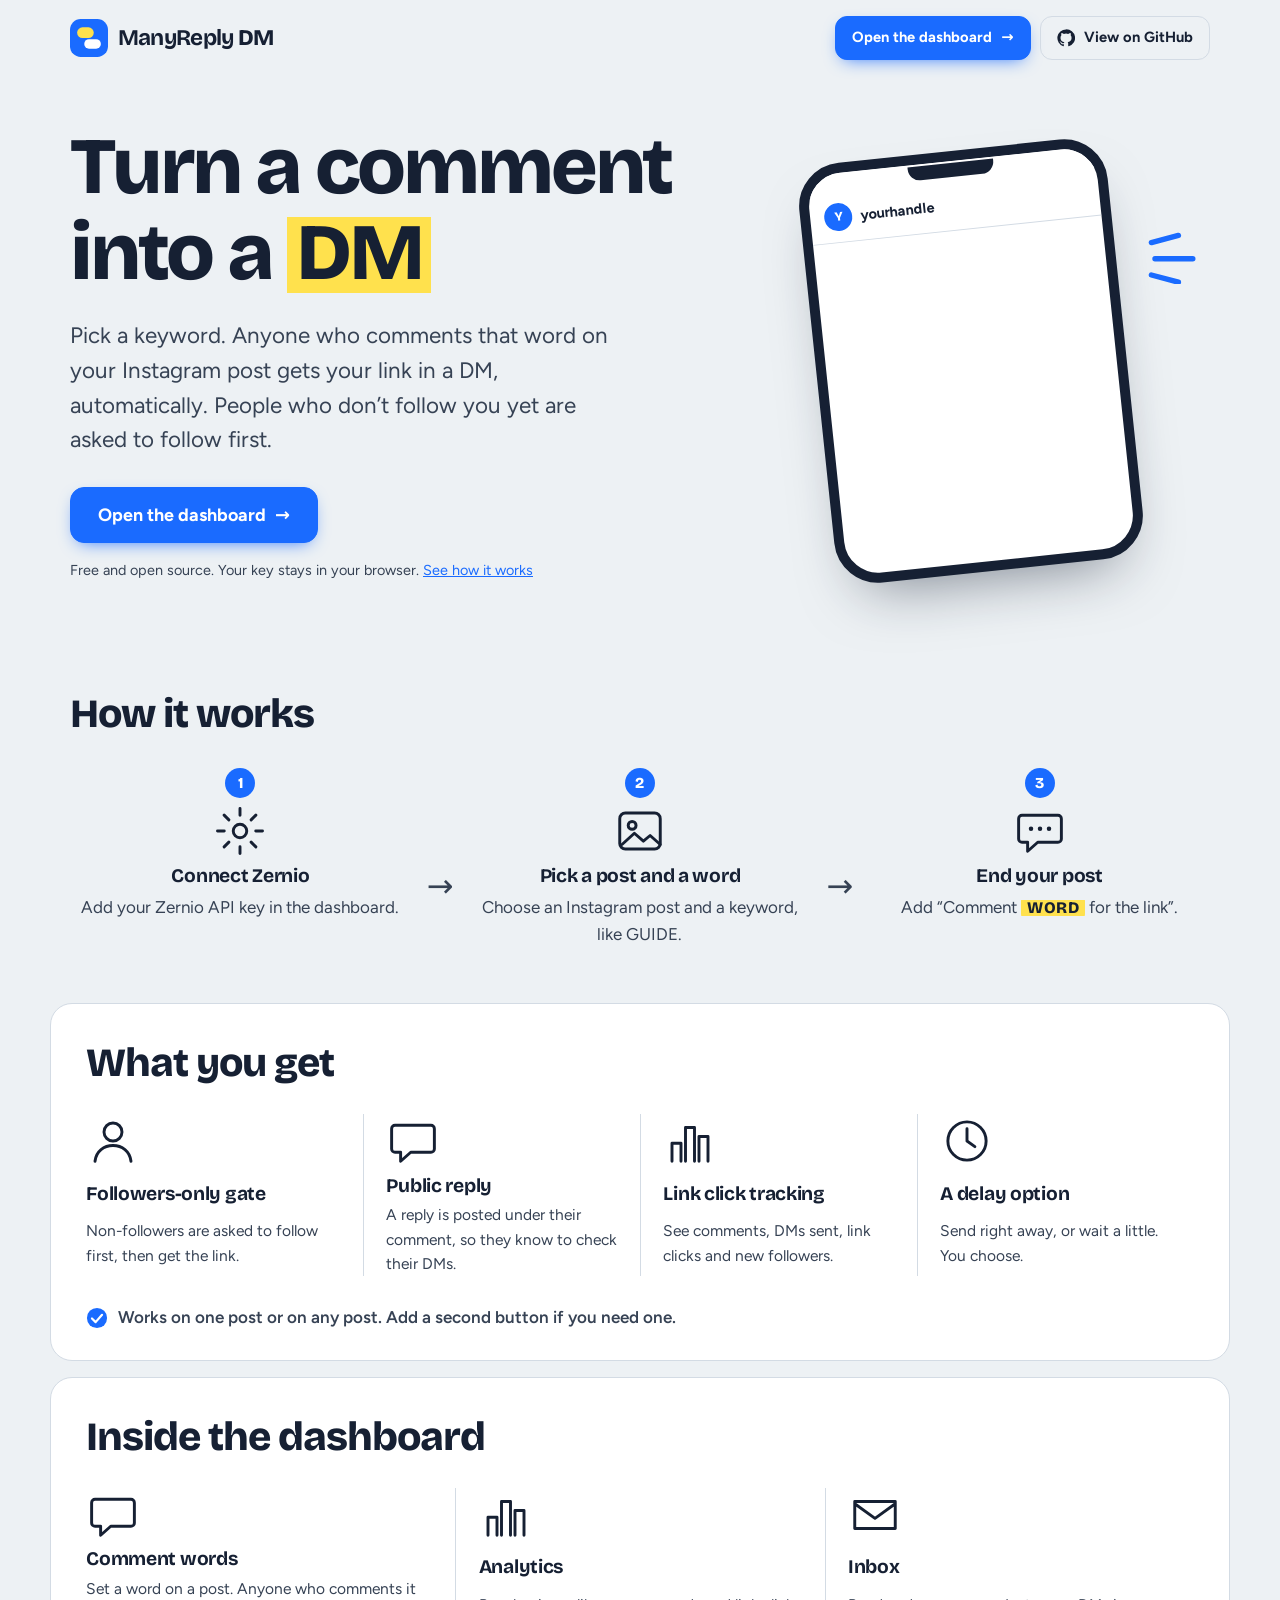
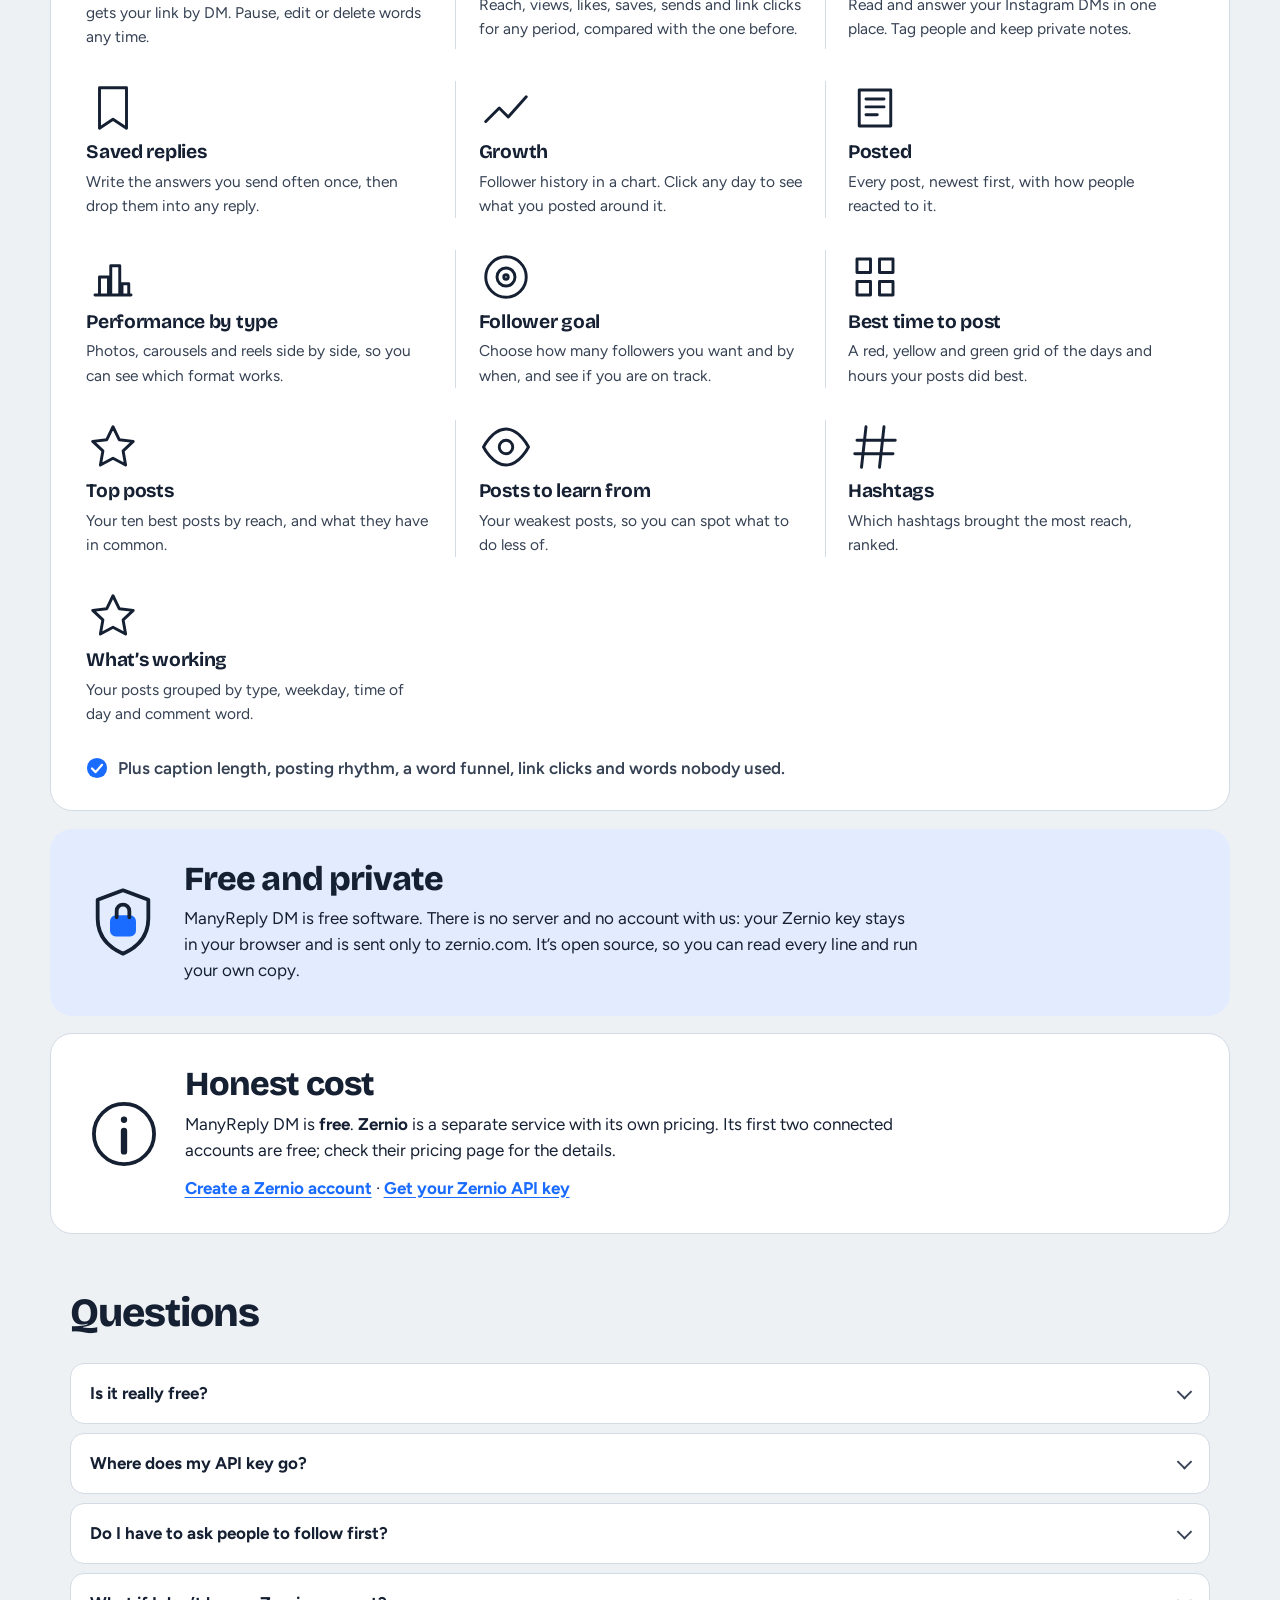
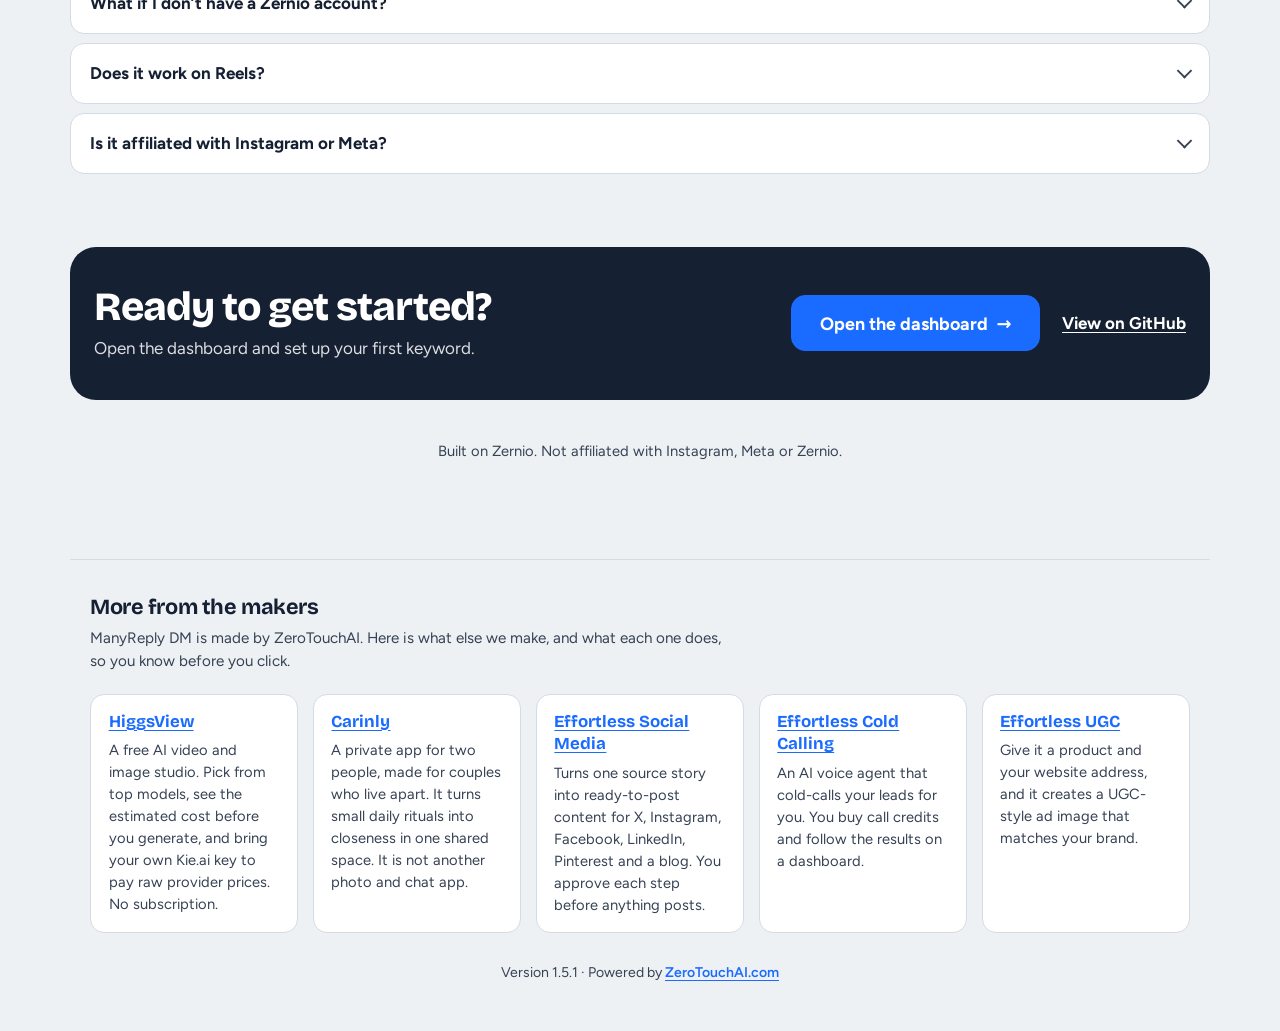
<file: docs/index.html>
<!doctype html>
<html lang="en">
<head>
<meta charset="utf-8">
<meta name="viewport" content="width=device-width, initial-scale=1">
<title>ManyReply DM: turn a comment into a DM</title>
<meta name="description" content="Pick a keyword. Anyone who comments it on your Instagram post gets your link in a DM, automatically. Free and open source, and your key never leaves your browser.">
<meta name="referrer" content="no-referrer">
<meta http-equiv="Content-Security-Policy" content="default-src 'none'; script-src 'self'; style-src 'self'; font-src 'self'; img-src 'self' data:; base-uri 'none'; form-action 'none'">
<link rel="icon" href="data:image/svg+xml,%3Csvg xmlns='http://www.w3.org/2000/svg' viewBox='0 0 32 32'%3E%3Crect width='32' height='32' rx='9' fill='%231A6BFF'/%3E%3Crect x='6' y='7' width='14' height='9' rx='4.5' fill='%23FFE14D'/%3E%3Crect x='12' y='17' width='14' height='8' rx='4' fill='%23fff'/%3E%3C/svg%3E">
<link rel="stylesheet" href="home.css">
<link rel="stylesheet" href="footer.css">
</head>
<body>
<a class="skip" href="#main">Skip to content</a>

<header class="nav">
  <a class="brand" href="./" aria-label="ManyReply DM home">
    <svg viewBox="0 0 32 32" aria-hidden="true"><rect width="32" height="32" rx="9" fill="#1A6BFF"/><rect x="6" y="7" width="14" height="9" rx="4.5" fill="#FFE14D"/><rect x="12" y="17" width="14" height="8" rx="4" fill="#fff"/></svg>
    <span>ManyReply <b>DM</b></span>
  </a>
  <nav class="nav-actions" aria-label="Main">
    <a class="btn primary small" href="app/">Open the dashboard <span aria-hidden="true">→</span></a>
    <a class="btn ghost small gh" href="https://github.com/ZeroTouchAI/ManyReply-Free" rel="noopener">
      <svg viewBox="0 0 24 24" aria-hidden="true"><path fill="currentColor" d="M12 .5a11.5 11.5 0 0 0-3.64 22.41c.58.1.79-.25.79-.56v-2c-3.2.7-3.88-1.37-3.88-1.37-.52-1.33-1.28-1.69-1.28-1.69-1.04-.71.08-.7.08-.7 1.16.08 1.77 1.19 1.77 1.19 1.03 1.76 2.7 1.25 3.36.96.1-.75.4-1.26.73-1.55-2.55-.29-5.24-1.28-5.24-5.69 0-1.26.45-2.28 1.19-3.09-.12-.29-.52-1.46.11-3.05 0 0 .97-.31 3.17 1.18a11 11 0 0 1 5.77 0c2.2-1.49 3.17-1.18 3.17-1.18.63 1.59.23 2.76.11 3.05.74.81 1.19 1.83 1.19 3.09 0 4.42-2.69 5.39-5.25 5.68.41.36.78 1.06.78 2.14v3.17c0 .31.21.67.8.56A11.5 11.5 0 0 0 12 .5Z"/></svg>
      <span>View on GitHub</span>
    </a>
  </nav>
</header>

<main id="main">
  <section class="hero">
    <div class="hero-copy">
      <h1>Turn a comment <br>into a <span class="mark">DM</span></h1>
      <p class="lead">Pick a keyword. Anyone who comments that word on your Instagram post gets your link in a DM, automatically. People who don’t follow you yet are asked to follow first.</p>
      <div class="cta-row">
        <a class="btn primary big" href="app/">Open the dashboard <span aria-hidden="true">→</span></a>
      </div>
      <p class="fine">Free and open source. Your key stays in your browser. <a href="#how">See how it works</a></p>
    </div>

    <div class="stage" aria-hidden="true">
      <div class="phone">
        <div class="phone-top"><i class="notch"></i></div>
        <div class="screen">
          <div class="bar"><span class="av">y</span><b>yourhandle</b></div>
          <div class="msgs">
            <div class="cmt step"><span class="av gray">a</span><p><b>alex.rivera</b> <span class="mark">GUIDE</span></p></div>
            <div class="cmt step reply"><span class="av">y</span><p><b>yourhandle</b> @alex.rivera Sent to your DMs</p></div>
            <div class="rule step">Direct message</div>
            <div class="bubble step">Here you go Alex! Tap the button to open it.</div>
            <div class="pbtn step">Open the link</div>
          </div>
        </div>
      </div>
      <svg class="spark" viewBox="0 0 60 60"><path d="M6 14 L36 6 M10 32 L52 32 M6 50 L36 58" stroke="currentColor" stroke-width="6" stroke-linecap="round" fill="none"/></svg>
    </div>
  </section>

  <section class="how" id="how" aria-labelledby="how-h">
    <h2 id="how-h">How it works</h2>
    <ol class="steps">
      <li>
        <span class="num">1</span>
        <svg class="ico" viewBox="0 0 48 48" aria-hidden="true"><circle cx="24" cy="24" r="6"/><path d="M24 4v6M24 38v6M4 24h6M38 24h6M9.9 9.9l4.2 4.2M33.9 33.9l4.2 4.2M9.9 38.1l4.2-4.2M33.9 14.1l4.2-4.2"/></svg>
        <h3>Connect Zernio</h3>
        <p>Add your Zernio API key in the dashboard.</p>
      </li>
      <li class="arrow" aria-hidden="true">→</li>
      <li>
        <span class="num">2</span>
        <svg class="ico" viewBox="0 0 48 48" aria-hidden="true"><rect x="6" y="8" width="36" height="32" rx="5"/><circle cx="17" cy="19" r="3.5"/><path d="M8 36l11-10 8 7 6-5 9 8"/></svg>
        <h3>Pick a post and a word</h3>
        <p>Choose an Instagram post and a keyword, like GUIDE.</p>
      </li>
      <li class="arrow" aria-hidden="true">→</li>
      <li>
        <span class="num">3</span>
        <svg class="ico" viewBox="0 0 48 48" aria-hidden="true"><path d="M8 10h32a3 3 0 0 1 3 3v18a3 3 0 0 1-3 3H22l-9 8v-8H8a3 3 0 0 1-3-3V13a3 3 0 0 1 3-3Z"/><path d="M16 22h.01M24 22h.01M32 22h.01" stroke-width="4"/></svg>
        <h3>End your post</h3>
        <p>Add “Comment <span class="mark sm">WORD</span> for the link”.</p>
      </li>
    </ol>
  </section>

  <section class="get" aria-labelledby="get-h">
    <h2 id="get-h">What you get</h2>
    <ul class="features">
      <li>
        <svg class="ico" viewBox="0 0 48 48" aria-hidden="true"><circle cx="24" cy="16" r="8"/><path d="M8 42c1-9 8-14 16-14s15 5 16 14"/></svg>
        <h3>Followers-only gate</h3><p>Non-followers are asked to follow first, then get the link.</p>
      </li>
      <li>
        <svg class="ico" viewBox="0 0 48 48" aria-hidden="true"><path d="M8 10h32a3 3 0 0 1 3 3v18a3 3 0 0 1-3 3H22l-9 8v-8H8a3 3 0 0 1-3-3V13a3 3 0 0 1 3-3Z"/></svg>
        <h3>Public reply</h3><p>A reply is posted under their comment, so they know to check their DMs.</p>
      </li>
      <li>
        <svg class="ico" viewBox="0 0 48 48" aria-hidden="true"><path d="M8 42V26h8v16M20 42V12h8v30M32 42V20h8v22"/></svg>
        <h3>Link click tracking</h3><p>See comments, DMs sent, link clicks and new followers.</p>
      </li>
      <li>
        <svg class="ico" viewBox="0 0 48 48" aria-hidden="true"><circle cx="24" cy="24" r="17"/><path d="M24 13v11l7 5"/></svg>
        <h3>A delay option</h3><p>Send right away, or wait a little. You choose.</p>
      </li>
    </ul>
    <p class="also"><svg viewBox="0 0 24 24" aria-hidden="true"><circle cx="12" cy="12" r="11" fill="currentColor"/><path d="M6.5 12.5l4 4 7-8" fill="none" stroke="#fff" stroke-width="2.4" stroke-linecap="round" stroke-linejoin="round"/></svg> Works on one post or on any post. Add a second button if you need one.</p>
  </section>

  <section class="get dash" aria-labelledby="dash-h">
    <h2 id="dash-h">Inside the dashboard</h2>
    <ul class="features dash">
      <li>
        <svg class="ico" viewBox="0 0 48 48" aria-hidden="true"><path d="M8 10h32a3 3 0 0 1 3 3v18a3 3 0 0 1-3 3H22l-9 8v-8H8a3 3 0 0 1-3-3V13a3 3 0 0 1 3-3Z"/></svg>
        <h3>Comment words</h3><p>Set a word on a post. Anyone who comments it gets your link by DM. Pause, edit or delete words any time.</p>
      </li>
      <li>
        <svg class="ico" viewBox="0 0 48 48" aria-hidden="true"><path d="M8 42V26h8v16M20 42V12h8v30M32 42V20h8v22"/></svg>
        <h3>Analytics</h3><p>Reach, views, likes, saves, sends and link clicks for any period, compared with the one before.</p>
      </li>
      <li>
        <svg class="ico" viewBox="0 0 48 48" aria-hidden="true"><path d="M6 12h36v24H6zM6 14l18 13 18-13"/></svg>
        <h3>Inbox</h3><p>Read and answer your Instagram DMs in one place. Tag people and keep private notes.</p>
      </li>
      <li>
        <svg class="ico" viewBox="0 0 48 48" aria-hidden="true"><path d="M12 6h24v36l-12-8-12 8z"/></svg>
        <h3>Saved replies</h3><p>Write the answers you send often once, then drop them into any reply.</p>
      </li>
      <li>
        <svg class="ico" viewBox="0 0 48 48" aria-hidden="true"><path d="M6 36l12-12 8 8 16-18"/></svg>
        <h3>Growth</h3><p>Follower history in a chart. Click any day to see what you posted around it.</p>
      </li>
      <li>
        <svg class="ico" viewBox="0 0 48 48" aria-hidden="true"><path d="M10 8h28v32H10zM16 16h16M16 23h16M16 30h10"/></svg>
        <h3>Posted</h3><p>Every post, newest first, with how people reacted to it.</p>
      </li>
      <li>
        <svg class="ico" viewBox="0 0 48 48" aria-hidden="true"><path d="M8 40h32M12 40V24h8v16M22 40V14h8v26M32 40V30h6v10"/></svg>
        <h3>Performance by type</h3><p>Photos, carousels and reels side by side, so you can see which format works.</p>
      </li>
      <li>
        <svg class="ico" viewBox="0 0 48 48" aria-hidden="true"><path d="M24 6a18 18 0 1 0 0 36 18 18 0 0 0 0-36zM24 16a8 8 0 1 0 0 16 8 8 0 0 0 0-16zM24 22a2 2 0 1 0 0 4 2 2 0 0 0 0-4z"/></svg>
        <h3>Follower goal</h3><p>Choose how many followers you want and by when, and see if you are on track.</p>
      </li>
      <li>
        <svg class="ico" viewBox="0 0 48 48" aria-hidden="true"><path d="M8 8h12v12H8zM28 8h12v12H28zM8 28h12v12H8zM28 28h12v12H28z"/></svg>
        <h3>Best time to post</h3><p>A red, yellow and green grid of the days and hours your posts did best.</p>
      </li>
      <li>
        <svg class="ico" viewBox="0 0 48 48" aria-hidden="true"><path d="M24 6l5.5 11.5L42 19l-9 8.5 2.2 12.5L24 34l-11.2 6L15 27.5 6 19l12.5-1.5z"/></svg>
        <h3>Top posts</h3><p>Your ten best posts by reach, and what they have in common.</p>
      </li>
      <li>
        <svg class="ico" viewBox="0 0 48 48" aria-hidden="true"><path d="M24 8C12 8 4 24 4 24s8 16 20 16 20-16 20-16S36 8 24 8zM24 30a6 6 0 1 0 0-12 6 6 0 0 0 0 12z"/></svg>
        <h3>Posts to learn from</h3><p>Your weakest posts, so you can spot what to do less of.</p>
      </li>
      <li>
        <svg class="ico" viewBox="0 0 48 48" aria-hidden="true"><path d="M16 6l-4 36M32 6l-4 36M8 18h34M6 30h34"/></svg>
        <h3>Hashtags</h3><p>Which hashtags brought the most reach, ranked.</p>
      </li>
      <li>
        <svg class="ico" viewBox="0 0 48 48" aria-hidden="true"><path d="M24 6l5.5 11.5L42 19l-9 8.5 2.2 12.5L24 34l-11.2 6L15 27.5 6 19l12.5-1.5z"/></svg>
        <h3>What’s working</h3><p>Your posts grouped by type, weekday, time of day and comment word.</p>
      </li>
    </ul>
    <p class="also"><svg viewBox="0 0 24 24" aria-hidden="true"><circle cx="12" cy="12" r="11" fill="currentColor"/><path d="M6.5 12.5l4 4 7-8" fill="none" stroke="#fff" stroke-width="2.4" stroke-linecap="round" stroke-linejoin="round"/></svg> Plus caption length, posting rhythm, a word funnel, link clicks and words nobody used.</p>
  </section>

  <section class="band private" aria-labelledby="priv-h">
    <svg class="ico big" viewBox="0 0 48 48" aria-hidden="true"><path d="M24 4l16 6v12c0 11-7 18-16 22C15 40 8 33 8 22V10l16-6Z"/><rect x="17" y="21" width="14" height="11" rx="2.5" class="fill"/><path d="M20 21v-4a4 4 0 0 1 8 0v4"/></svg>
    <div>
      <h2 id="priv-h">Free and private</h2>
      <p>ManyReply DM is free software. There is no server and no account with us: your Zernio key stays in your browser and is sent only to zernio.com. It’s open source, so you can read every line and run your own copy.</p>
    </div>
  </section>

  <section class="band cost" aria-labelledby="cost-h">
    <svg class="ico big" viewBox="0 0 48 48" aria-hidden="true"><circle cx="24" cy="24" r="19"/><path d="M24 22v13M24 15h.01" stroke-width="4"/></svg>
    <div>
      <h2 id="cost-h">Honest cost</h2>
      <p>ManyReply DM is <b>free</b>. <b>Zernio</b> is a separate service with its own pricing. Its first two connected accounts are free; check their pricing page for the details.</p>
      <p><a class="link" href="https://zernio.com" rel="noopener">Create a Zernio account</a> · <a class="link" href="https://zernio.com/dashboard/api-keys" rel="noopener">Get your Zernio API key</a></p>
    </div>
  </section>

  <section class="faq" aria-labelledby="faq-h">
    <h2 id="faq-h">Questions</h2>
    <details><summary>Is it really free?</summary><p>Yes. The software is free and open source (MIT). Zernio, the service that connects to Instagram, is separate and has its own pricing; its first two connected accounts are free.</p></details>
    <details><summary>Where does my API key go?</summary><p>It stays in your browser (this tab, unless you tick “keep me connected on this device”) and is sent only to zernio.com. There is no server of ours in the middle, and the page is built so it can’t talk to anyone else.</p></details>
    <details><summary>Do I have to ask people to follow first?</summary><p>No. It’s one switch. Leave it on and non-followers are asked to follow before they get the link; turn it off and everyone gets the link right away.</p></details>
    <details><summary>What if I don’t have a Zernio account?</summary><p>Create one at zernio.com, connect your Instagram business or creator account, and make an API key. The dashboard walks you through it.</p></details>
    <details><summary>Does it work on Reels?</summary><p>You can paste a Reel link or pick it from your recent posts. We haven’t tested Reels yet, so try one first; “Any post” is the fallback.</p></details>
    <details><summary>Is it affiliated with Instagram or Meta?</summary><p>No. ManyReply DM is an independent tool built on Zernio. It is not affiliated with or endorsed by Instagram, Meta or Zernio.</p></details>
  </section>

  <section class="final" aria-labelledby="final-h">
    <div>
      <h2 id="final-h">Ready to get started?</h2>
      <p>Open the dashboard and set up your first keyword.</p>
    </div>
    <div class="final-actions">
      <a class="btn primary big" href="app/">Open the dashboard <span aria-hidden="true">→</span></a>
      <a class="link light" href="https://github.com/ZeroTouchAI/ManyReply-Free" rel="noopener">View on GitHub</a>
    </div>
  </section>
</main>

<footer class="foot"><p>Built on Zernio. Not affiliated with Instagram, Meta or Zernio.</p></footer>

<footer class="site-foot">
  <section class="more" aria-labelledby="more-h">
    <h2 id="more-h">More from the makers</h2>
    <p class="more-lead">ManyReply DM is made by ZeroTouchAI. Here is what else we make, and what each one does, so you know before you click.</p>
    <ul class="more-grid">
    <li><a href="https://higgsview.vercel.app/?utm_source=manyreply&amp;utm_medium=referral" rel="noopener">HiggsView</a><p>A free AI video and image studio. Pick from top models, see the estimated cost before you generate, and bring your own Kie.ai key to pay raw provider prices. No subscription.</p></li>
    <li><a href="https://carinly.com/?utm_source=manyreply&amp;utm_medium=referral" rel="noopener">Carinly</a><p>A private app for two people, made for couples who live apart. It turns small daily rituals into closeness in one shared space. It is not another photo and chat app.</p></li>
    <li><a href="https://effortlesssocialmedia.zerotouchai.com/?utm_source=manyreply&amp;utm_medium=referral" rel="noopener">Effortless Social Media</a><p>Turns one source story into ready-to-post content for X, Instagram, Facebook, LinkedIn, Pinterest and a blog. You approve each step before anything posts.</p></li>
    <li><a href="https://effortlesscoldcalling.zerotouchai.com/?utm_source=manyreply&amp;utm_medium=referral" rel="noopener">Effortless Cold Calling</a><p>An AI voice agent that cold-calls your leads for you. You buy call credits and follow the results on a dashboard.</p></li>
    <li><a href="https://effortlessugc.netlify.app/?utm_source=manyreply&amp;utm_medium=referral" rel="noopener">Effortless UGC</a><p>Give it a product and your website address, and it creates a UGC-style ad image that matches your brand.</p></li>
    </ul>
  </section>
  <p class="ver">Version 1.5.1 · Powered by <a href="https://zerotouchai.com" rel="noopener">ZeroTouchAI.com</a></p>
</footer>

<script src="config.js"></script>
<script src="home.js"></script>
</body>
</html>
</file>
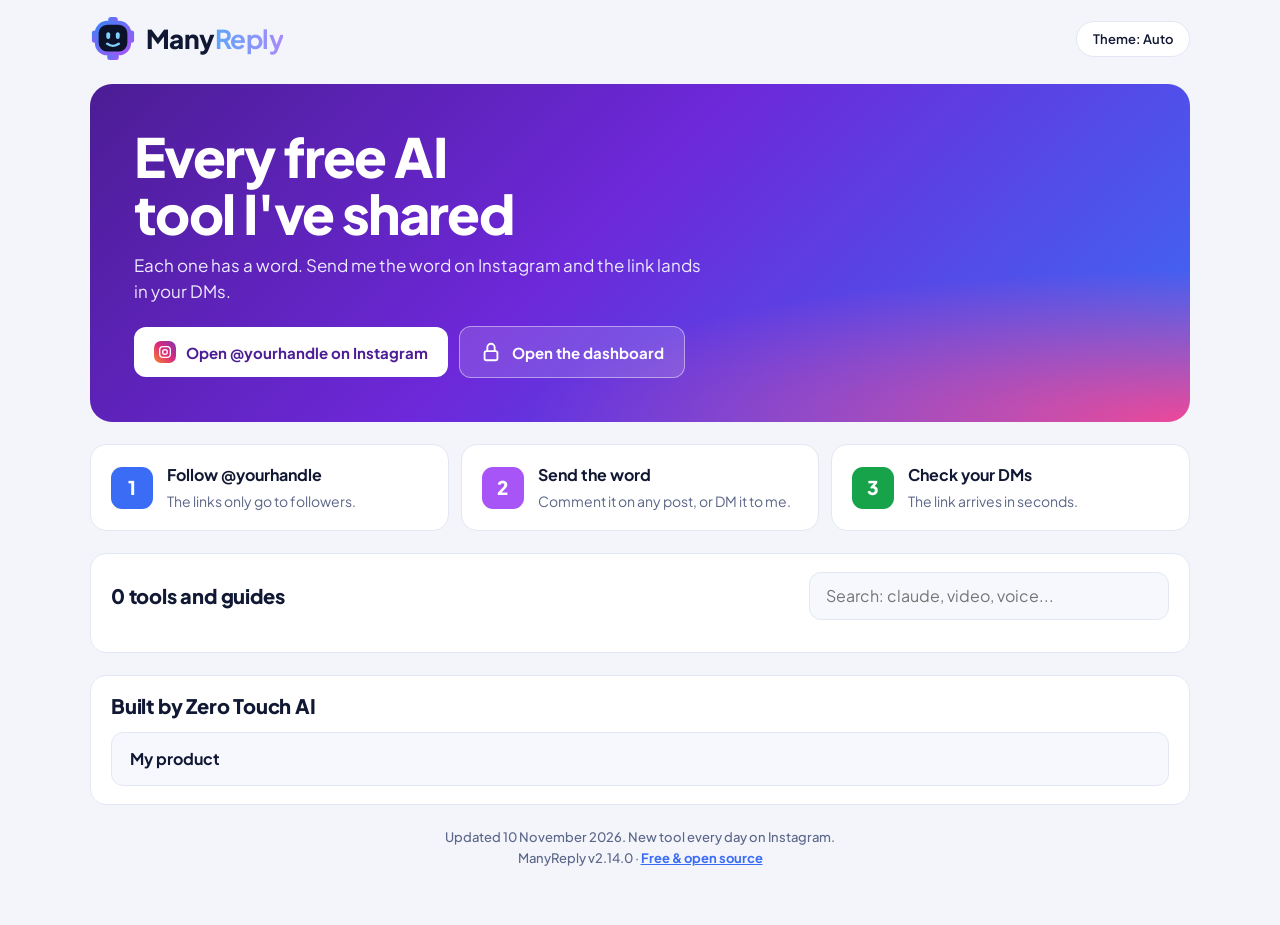
<file: site/index.html>
<!doctype html><html lang="en"><head><meta charset="utf-8">
<meta name="viewport" content="width=device-width,initial-scale=1">
<title>Free AI tools from @yourhandle</title><link rel="icon" type="image/svg+xml" href="data:image/svg+xml,%3Csvg%20xmlns%3D%22http%3A//www.w3.org/2000/svg%22%20viewBox%3D%220%200%2048%2048%22%20aria-hidden%3D%22true%22%3E%3Cdefs%3E%3ClinearGradient%20id%3D%22lg%22%20x1%3D%220%22%20y1%3D%220%22%20x2%3D%221%22%20y2%3D%221%22%3E%3Cstop%20offset%3D%220%22%20stop-color%3D%22%233B82F6%22/%3E%3Cstop%20offset%3D%221%22%20stop-color%3D%22%23A855F7%22/%3E%3C/linearGradient%3E%3C/defs%3E%3Crect%20x%3D%2219%22%20y%3D%221%22%20width%3D%2210%22%20height%3D%226%22%20rx%3D%223%22%20fill%3D%22url%28%23lg%29%22/%3E%3Crect%20x%3D%2218%22%20y%3D%2238%22%20width%3D%2212%22%20height%3D%228%22%20rx%3D%222.5%22%20fill%3D%22url%28%23lg%29%22/%3E%3Crect%20x%3D%222%22%20y%3D%2215%22%20width%3D%225%22%20height%3D%2213%22%20rx%3D%222.5%22%20fill%3D%22url%28%23lg%29%22/%3E%3Crect%20x%3D%2241%22%20y%3D%2215%22%20width%3D%225%22%20height%3D%2213%22%20rx%3D%222.5%22%20fill%3D%22url%28%23lg%29%22/%3E%3Crect%20x%3D%227%22%20y%3D%227%22%20width%3D%2234%22%20height%3D%2232%22%20rx%3D%2211%22%20fill%3D%22%230B1229%22%20stroke%3D%22url%28%23lg%29%22%20stroke-width%3D%224%22/%3E%3Crect%20x%3D%2217%22%20y%3D%2217%22%20width%3D%224%22%20height%3D%227%22%20rx%3D%222%22%20fill%3D%22%237DD3FC%22/%3E%3Crect%20x%3D%2227%22%20y%3D%2217%22%20width%3D%224%22%20height%3D%227%22%20rx%3D%222%22%20fill%3D%22%237DD3FC%22/%3E%3Cpath%20d%3D%22M18%2029c3.5%202.6%208.5%202.6%2012%200%22%20stroke%3D%22%237DD3FC%22%20stroke-width%3D%222.6%22%20fill%3D%22none%22%20stroke-linecap%3D%22round%22/%3E%3C/svg%3E">
<meta name="description" content="Every free AI tool, guide and repo shared by @yourhandle on Instagram. Follow, comment the word, get the link in your DMs.">
<link rel="stylesheet" href="https://fonts.googleapis.com/css2?family=Plus+Jakarta+Sans:wght@400;600;700;800&family=JetBrains+Mono:wght@500;700&display=swap">
<style>
/* the same look as the dashboard: navy, blue and violet; light when the device asks for it */
:root{--bg:#F3F5FB;--surface:#FFFFFF;--raise:#F6F8FD;--fg:#111833;--muted:#5B6688;--line:#E2E7F3;--accent:#3B6CF6;
 --grad:linear-gradient(90deg,#7C3AED,#3B6CF6);--chip:#E8EEFF;--chip-ink:#2550D9;
 --body:'Plus Jakarta Sans','Segoe UI',system-ui,sans-serif;--mono:'JetBrains Mono',Consolas,monospace}
@media (prefers-color-scheme:dark){:root:not([data-theme="light"]){--bg:#0A1023;--surface:#0F1731;--raise:#142043;--fg:#E9EDFA;
 --muted:#8D99C2;--line:#1F2B52;--accent:#4F8BFF;--chip:#16244D;--chip-ink:#9DBBFF;color-scheme:dark}}
:root[data-theme="dark"]{--bg:#0A1023;--surface:#0F1731;--raise:#142043;--fg:#E9EDFA;--muted:#8D99C2;--line:#1F2B52;
 --accent:#4F8BFF;--chip:#16244D;--chip-ink:#9DBBFF;color-scheme:dark}
*{box-sizing:border-box}
body{margin:0;background:var(--bg);color:var(--fg);font:16px/1.5 var(--body);padding:16px clamp(16px,4vw,40px) 56px}
main{max-width:1100px;margin:0 auto;display:flex;flex-direction:column;gap:22px}
.top{display:flex;align-items:center;justify-content:space-between;gap:12px;flex-wrap:wrap}
.brand{display:flex;align-items:center;gap:10px;font:800 26px/1 var(--body);letter-spacing:-.02em;color:var(--fg);text-decoration:none}
.brand svg{width:46px;height:46px}
.brand b{background:linear-gradient(90deg,#60A5FA,#A78BFA);-webkit-background-clip:text;background-clip:text;color:transparent}
#theme{font:600 13px var(--body);color:var(--fg);background:var(--surface);border:1px solid var(--line);border-radius:999px;padding:9px 16px;cursor:pointer}
header{color:#fff;border-radius:22px;padding:clamp(24px,5vw,44px);overflow:hidden;
 background:radial-gradient(120% 90% at 100% 100%,#EC4899 0,transparent 50%),linear-gradient(135deg,#4C1D95,#6D28D9 45%,#3B6CF6)}
h1{font:800 clamp(32px,7vw,54px)/1.05 var(--body);letter-spacing:-.03em;margin:0 0 12px;max-width:16ch;text-wrap:balance}
header p{margin:0 0 22px;max-width:48ch;font-size:17px;color:#EDE9FE}
.btn{display:inline-flex;align-items:center;gap:10px;background:#fff;color:#4C1D95;font:700 15px/1 var(--body);padding:14px 20px;border-radius:12px;text-decoration:none}
.btn svg{width:22px;height:22px;color:#fff;background:linear-gradient(45deg,#F58529,#DD2A7B,#8134AF);border-radius:7px;padding:3px}
.btn.ghost{background:rgba(255,255,255,.14);color:#fff;border:1px solid rgba(255,255,255,.45);margin-left:8px}
.btn.ghost svg{background:none;padding:0}
@media (max-width:520px){.btn{display:flex;justify-content:center}.btn.ghost{margin:10px 0 0}}
.btn:focus-visible,input:focus-visible,a:focus-visible,button:focus-visible{outline:3px solid var(--accent);outline-offset:2px}
.card{background:var(--surface);border:1px solid var(--line);border-radius:16px;padding:18px 20px}
ol{list-style:none;margin:0;padding:0;display:grid;grid-template-columns:repeat(auto-fit,minmax(220px,1fr));gap:12px;counter-reset:step}
ol li{background:var(--surface);border:1px solid var(--line);border-radius:16px;padding:18px 20px;counter-increment:step;display:grid;grid-template-columns:auto 1fr;gap:4px 14px;align-items:center}
ol li::before{content:counter(step);grid-row:1/3;width:42px;height:42px;border-radius:11px;display:grid;place-items:center;
 color:#fff;font:800 19px/1 var(--body);background:var(--c,#3B6CF6)}
ol li:nth-child(2){--c:#A855F7}ol li:nth-child(3){--c:#16A34A}
ol li span{color:var(--muted);font-size:14px}
h2{font:800 20px/1.2 var(--body);letter-spacing:-.01em;margin:0}
.find{display:flex;flex-wrap:wrap;align-items:center;justify-content:space-between;gap:12px;margin-bottom:14px}
input{font:inherit;color:var(--fg);background:var(--raise);border:1px solid var(--line);border-radius:12px;padding:11px 16px;flex:1 1 220px;max-width:360px;min-width:0}
.grid{list-style:none;margin:0;padding:0;display:grid;grid-template-columns:repeat(auto-fill,minmax(250px,1fr));gap:12px}
.grid li{background:var(--raise);border:1px solid var(--line);border-radius:14px;padding:16px 18px;display:flex;flex-direction:column;gap:10px;min-width:0}
.word{align-self:flex-start;font:700 13px/1 var(--mono);letter-spacing:.06em;background:var(--chip);color:var(--chip-ink);padding:7px 11px;border-radius:8px}
.grid p{margin:0;font-size:15px}
.more{display:grid;grid-template-columns:repeat(auto-fit,minmax(220px,1fr));gap:10px;list-style:none;margin:14px 0 0;padding:0}
.more a{display:block;background:var(--raise);border:1px solid var(--line);border-radius:12px;padding:14px 18px;color:var(--fg);text-decoration:none;font-weight:700}
.more a:hover,.grid li:hover{border-color:var(--accent)}
footer{color:var(--muted);font:500 13px/1.6 var(--body);text-align:center}
footer a{color:var(--accent);font-weight:700}
</style>
<script>try{const t=localStorage.getItem('theme');if(t)document.documentElement.dataset.theme=t}catch(e){}</script></head><body><main>
<div class="top"><span class="brand"><svg viewBox="0 0 48 48" aria-hidden="true"><defs><linearGradient id="lg" x1="0" y1="0" x2="1" y2="1"><stop offset="0" stop-color="#3B82F6"/><stop offset="1" stop-color="#A855F7"/></linearGradient></defs><rect x="19" y="1" width="10" height="6" rx="3" fill="url(#lg)"/><rect x="18" y="38" width="12" height="8" rx="2.5" fill="url(#lg)"/><rect x="2" y="15" width="5" height="13" rx="2.5" fill="url(#lg)"/><rect x="41" y="15" width="5" height="13" rx="2.5" fill="url(#lg)"/><rect x="7" y="7" width="34" height="32" rx="11" fill="#0B1229" stroke="url(#lg)" stroke-width="4"/><rect x="17" y="17" width="4" height="7" rx="2" fill="#7DD3FC"/><rect x="27" y="17" width="4" height="7" rx="2" fill="#7DD3FC"/><path d="M18 29c3.5 2.6 8.5 2.6 12 0" stroke="#7DD3FC" stroke-width="2.6" fill="none" stroke-linecap="round"/></svg><span>Many<b>Reply</b></span></span>
<button type="button" id="theme" aria-label="Switch light or dark mode">Theme: Auto</button></div>
<header><h1>Every free AI tool I've shared</h1>
<p>Each one has a word. Send me the word on Instagram and the link lands in your DMs.</p>
<a class="btn" href="https://www.instagram.com/yourhandle/"><svg viewBox="0 0 24 24" fill="none" stroke="currentColor" stroke-width="2" aria-hidden="true"><rect x="4" y="4" width="16" height="16" rx="5"/><circle cx="12" cy="12" r="3.5"/></svg>Open @yourhandle on Instagram</a>
<a class="btn ghost" href="/dashboard"><svg viewBox="0 0 24 24" fill="none" stroke="currentColor" stroke-width="2" aria-hidden="true"><rect x="5" y="11" width="14" height="10" rx="2"/><path d="M8 11V7a4 4 0 0 1 8 0v4"/></svg>Open the dashboard</a></header>
<ol><li><b>Follow @yourhandle</b><span>The links only go to followers.</span></li>
<li><b>Send the word</b><span>Comment it on any post, or DM it to me.</span></li>
<li><b>Check your DMs</b><span>The link arrives in seconds.</span></li></ol>
<section class="card"><div class="find"><h2>0 tools and guides</h2>
<input id="find" type="search" placeholder="Search: claude, video, voice..." aria-label="Search the tools"></div>
<ul class="grid" id="grid"></ul></section>
<section class="card"><h2>Built by Zero Touch AI</h2><ul class="more"><li><a href="https://example.com">My product</a></li></ul></section>
<footer>Updated 10 November 2026. New tool every day on Instagram.<br>ManyReply v2.14.0 &middot; <a href="https://github.com/ZeroTouchAI/ManyReply-Free" target="_blank" rel="noopener">Free &amp; open source</a></footer></main>
<script>
(() => {  // light / dark switch, shared with the dashboard: Auto follows the device
  const btn = document.getElementById("theme"), root = document.documentElement;
  const show = () => btn.textContent = "Theme: " + ({light: "Light", dark: "Dark"}[root.dataset.theme] || "Auto");
  btn.onclick = () => {
    const dark = matchMedia("(prefers-color-scheme: dark)").matches;  // Auto, the opposite of the device, the device, Auto
    const order = dark ? ["", "light", "dark"] : ["", "dark", "light"], next = order[(order.indexOf(root.dataset.theme || "") + 1) % 3];
    if (next) root.dataset.theme = next; else delete root.dataset.theme;
    try { next ? localStorage.setItem("theme", next) : localStorage.removeItem("theme"); } catch (e) {}
    show();
  };
  show();
})();
const box = document.getElementById("find"), items = [...document.querySelectorAll("#grid li")];
box.addEventListener("input", () => {
  const q = box.value.trim().toLowerCase();
  for (const li of items) li.hidden = q && !li.dataset.find.includes(q);
});
</script></body></html>
</file>
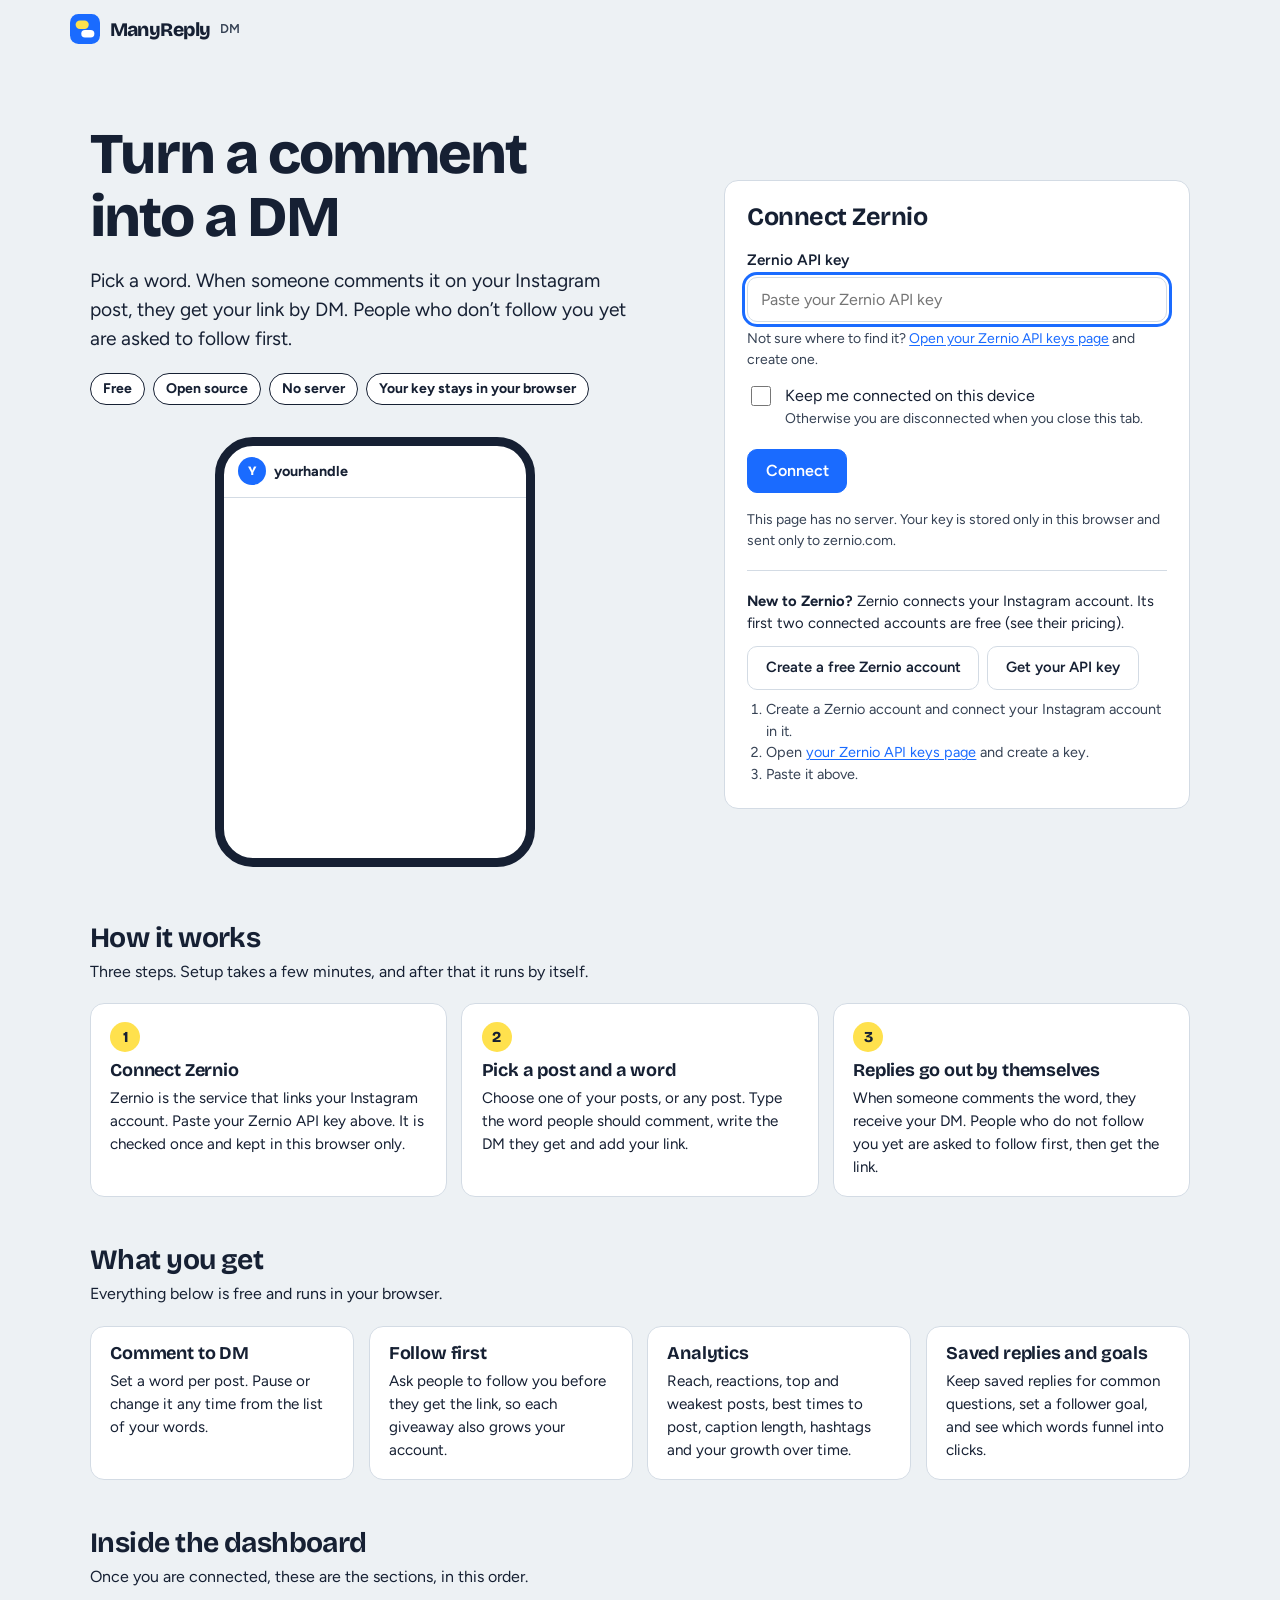
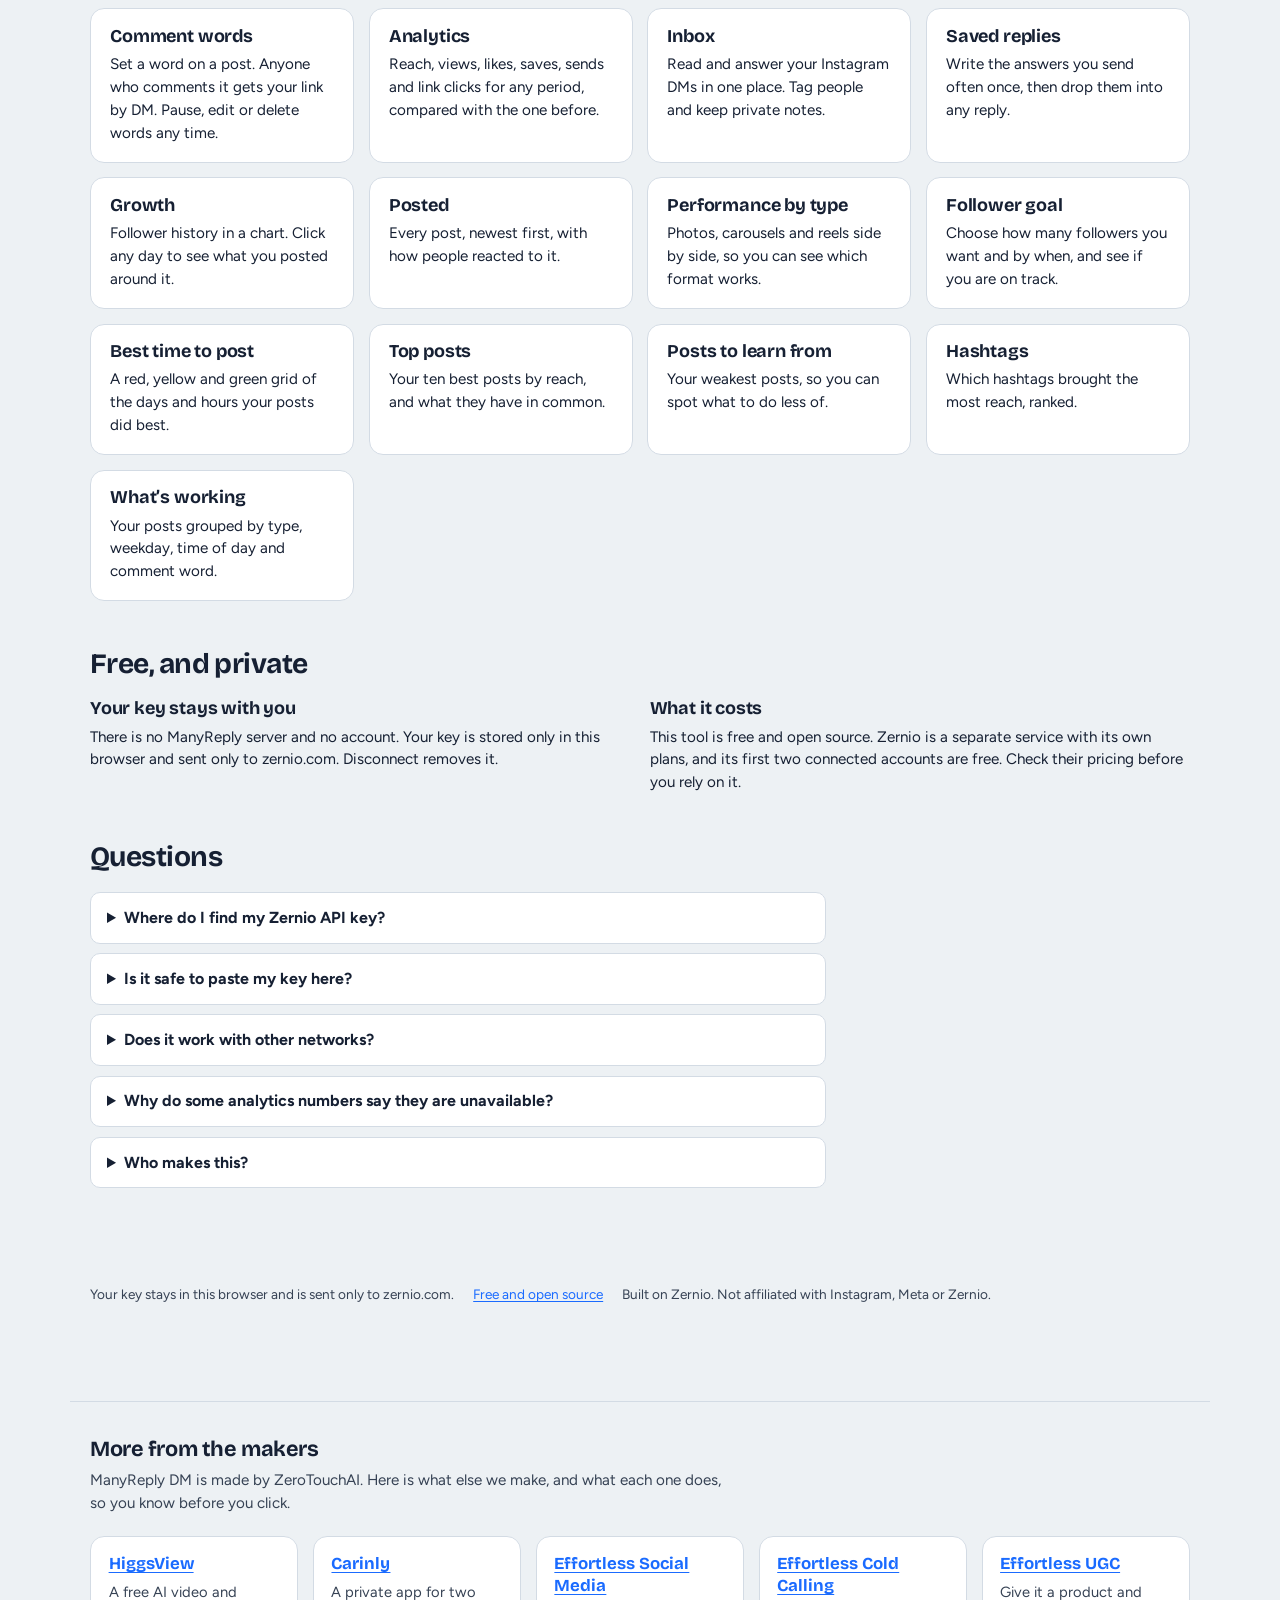
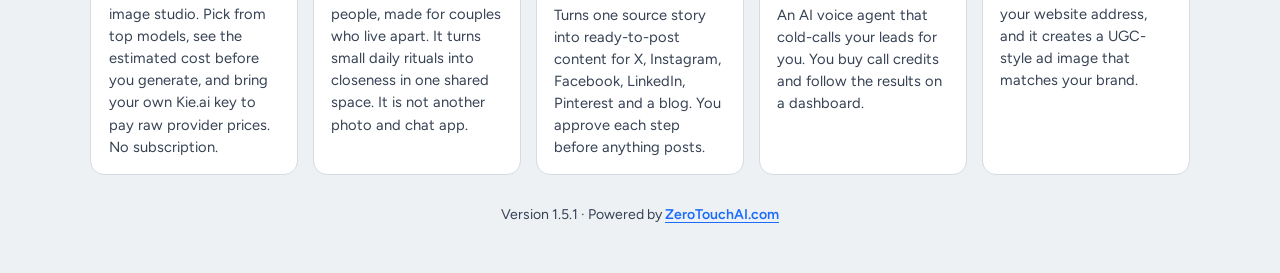
<file: docs/app/index.html>
<!doctype html>
<html lang="en">
<head>
<meta charset="utf-8">
<meta name="viewport" content="width=device-width, initial-scale=1">
<title>ManyReply DM: send a link to everyone who comments your word</title>
<meta name="description" content="Pick a word. When someone comments it on your Instagram post, they get your link by DM. Free, and your key never leaves your browser.">
<meta name="referrer" content="no-referrer">
<!-- This page holds an API key, so it may only run its own scripts and talk to zernio.com. -->
<meta http-equiv="Content-Security-Policy" content="default-src 'none'; script-src 'self'; style-src 'self'; font-src 'self'; img-src 'self' https: data:; connect-src https://zernio.com; base-uri 'none'; form-action 'none'">
<link rel="icon" href="data:image/svg+xml,%3Csvg xmlns='http://www.w3.org/2000/svg' viewBox='0 0 32 32'%3E%3Crect width='32' height='32' rx='9' fill='%231A6BFF'/%3E%3Crect x='6' y='7' width='14' height='9' rx='4.5' fill='%23FFE14D'/%3E%3Crect x='12' y='17' width='14' height='8' rx='4' fill='%23fff'/%3E%3C/svg%3E">
<script src="../theme.js"></script>
<link rel="stylesheet" href="../styles.css">
<link rel="stylesheet" href="../dashboard.css">
<link rel="stylesheet" href="../footer.css">
</head>
<body>
<div id="app"><p class="boot">Loading ManyReply DM…</p></div>
<noscript><p class="boot">ManyReply DM needs JavaScript. It runs entirely in your browser.</p></noscript>
<footer class="site-foot">
  <section class="more" aria-labelledby="more-h">
    <h2 id="more-h">More from the makers</h2>
    <p class="more-lead">ManyReply DM is made by ZeroTouchAI. Here is what else we make, and what each one does, so you know before you click.</p>
    <ul class="more-grid">
    <li><a href="https://higgsview.vercel.app/?utm_source=manyreply&amp;utm_medium=referral" rel="noopener">HiggsView</a><p>A free AI video and image studio. Pick from top models, see the estimated cost before you generate, and bring your own Kie.ai key to pay raw provider prices. No subscription.</p></li>
    <li><a href="https://carinly.com/?utm_source=manyreply&amp;utm_medium=referral" rel="noopener">Carinly</a><p>A private app for two people, made for couples who live apart. It turns small daily rituals into closeness in one shared space. It is not another photo and chat app.</p></li>
    <li><a href="https://effortlesssocialmedia.zerotouchai.com/?utm_source=manyreply&amp;utm_medium=referral" rel="noopener">Effortless Social Media</a><p>Turns one source story into ready-to-post content for X, Instagram, Facebook, LinkedIn, Pinterest and a blog. You approve each step before anything posts.</p></li>
    <li><a href="https://effortlesscoldcalling.zerotouchai.com/?utm_source=manyreply&amp;utm_medium=referral" rel="noopener">Effortless Cold Calling</a><p>An AI voice agent that cold-calls your leads for you. You buy call credits and follow the results on a dashboard.</p></li>
    <li><a href="https://effortlessugc.netlify.app/?utm_source=manyreply&amp;utm_medium=referral" rel="noopener">Effortless UGC</a><p>Give it a product and your website address, and it creates a UGC-style ad image that matches your brand.</p></li>
    </ul>
  </section>
  <p class="ver">Version 1.5.1 · Powered by <a href="https://zerotouchai.com" rel="noopener">ZeroTouchAI.com</a></p>
</footer>

<script src="../config.js"></script>
<script src="../lib.js"></script>
<script src="../analytics.js"></script>
<script src="../inbox.js"></script>
<script src="../dash.js"></script>
<script src="../app.js"></script>
</body>
</html>
</file>
<file: docs/home.css>
@font-face { font-family: 'Bricolage Grotesque'; src: url(fonts/bricolage-grotesque-latin-wght-normal.woff2) format('woff2'); font-weight: 200 800; font-display: swap; }
@font-face { font-family: 'Figtree'; src: url(fonts/figtree-latin-wght-normal.woff2) format('woff2'); font-weight: 300 900; font-display: swap; }

:root {
  --ground: #EDF1F4; --surface: #FFFFFF; --soft: #F5F7F9; --ink: #162033; --muted: #364254; --line: #D3DBE4;
  --blue: #1A6BFF; --on-blue: #FFFFFF; --hl: #FFE14D; --on-hl: #162033; --tint: #E3ECFF; --bubble-in: #E5EAF0;
  --deep: #162033; --on-deep: #FFFFFF; --focus: #1A6BFF;
  --display: 'Bricolage Grotesque', 'Segoe UI', system-ui, sans-serif;
  --body: 'Figtree', 'Segoe UI', system-ui, -apple-system, sans-serif;
  color-scheme: light;
}
* { box-sizing: border-box; }
html { -webkit-text-size-adjust: 100%; scroll-behavior: smooth; }
@media (prefers-reduced-motion: reduce) { html { scroll-behavior: auto; } }
body { margin: 0; background: var(--ground); color: var(--ink); font: 400 1.0625rem/1.55 var(--body); }
h1, h2, h3 { font-family: var(--display); letter-spacing: -0.025em; line-height: 1.08; margin: 0; text-wrap: balance; }
h1 { font-size: clamp(2.7rem, 7.2vw, 5rem); font-weight: 800; letter-spacing: -0.04em; }
h2 { font-size: clamp(1.8rem, 3.6vw, 2.5rem); font-weight: 800; }
h3 { font-size: 1.2rem; font-weight: 700; letter-spacing: -0.015em; }
p { margin: 0; }
a { color: var(--blue); }
:focus-visible { outline: 3px solid var(--focus); outline-offset: 3px; border-radius: 6px; }
.skip { position: absolute; left: 1rem; top: -4rem; background: var(--ink); color: var(--surface); padding: 0.6rem 1rem; border-radius: 8px; z-index: 20; }
.skip:focus { top: 1rem; }

.mark { background: linear-gradient(transparent 12%, var(--hl) 12%, var(--hl) 92%, transparent 92%); color: var(--on-hl); padding: 0 0.12em; border-radius: 4px; box-decoration-break: clone; -webkit-box-decoration-break: clone; }
.mark.sm { font: 800 0.95em var(--display); letter-spacing: 0.03em; padding: 0.05em 0.35em; }
.fine { font-size: 0.9rem; color: var(--muted); }

.btn { display: inline-flex; align-items: center; justify-content: center; gap: 0.55rem; min-height: 44px; padding: 0.6rem 1.2rem; border-radius: 12px; border: 1.5px solid var(--line); background: var(--surface); color: var(--ink); font: 700 1rem/1.2 var(--body); text-decoration: none; transition: transform 0.12s ease, filter 0.12s ease; }
.btn:hover { border-color: var(--ink); }
.btn.primary { background: var(--blue); border-color: var(--blue); color: var(--on-blue); box-shadow: 0 6px 18px -8px var(--blue); }
.btn.primary:hover { filter: brightness(1.07); transform: translateY(-1px); }
.btn.ghost { background: transparent; }
.btn.small { min-height: 44px; padding: 0.45rem 1rem; font-size: 0.92rem; }
.btn.big { min-height: 56px; padding: 0.8rem 1.7rem; font-size: 1.12rem; border-radius: 14px; }
.btn svg { width: 18px; height: 18px; flex: none; }
.link { font-weight: 700; text-underline-offset: 3px; }
.link.light { color: var(--on-deep); }
@media (prefers-reduced-motion: reduce) { .btn { transition: none; } .btn.primary:hover { transform: none; } }

.nav { max-width: 1180px; margin: 0 auto; padding: 1rem 1.25rem; display: flex; align-items: center; justify-content: space-between; gap: 0.8rem; flex-wrap: wrap; }
.brand { display: inline-flex; align-items: center; gap: 0.6rem; font: 700 1.4rem/1 var(--display); letter-spacing: -0.03em; color: var(--ink); text-decoration: none; }
.brand b { font-weight: 800; }
.brand svg { width: 38px; height: 38px; }
.nav-actions { display: flex; gap: 0.6rem; flex-wrap: wrap; }
@media (max-width: 520px) { .nav-actions .gh span { display: none; } .nav-actions .gh { padding-inline: 0.8rem; } }

main > section { max-width: 1180px; margin-inline: auto; padding-inline: 1.25rem; }

/* hero */
.hero { display: grid; gap: 2rem; align-items: center; padding-block: 2rem 3rem; }
@media (min-width: 900px) { .hero { grid-template-columns: 1.15fr 0.85fr; padding-block: 3rem 4.5rem; gap: 1rem; } }
.lead { font-size: clamp(1.15rem, 2.2vw, 1.4rem); color: var(--muted); max-width: 34rem; margin-top: 1.4rem; }
.cta-row { display: flex; gap: 0.8rem; flex-wrap: wrap; margin-top: 1.8rem; }
.hero .fine { margin-top: 1rem; }

.stage { position: relative; display: grid; place-items: center; padding: 1rem 0 0; }
.phone { width: min(78vw, 310px); border: 10px solid var(--deep); border-radius: 44px; background: var(--surface); overflow: hidden; box-shadow: 0 30px 60px -28px rgba(22, 32, 51, 0.55); }
@media (min-width: 900px) { .phone { transform: rotate(-6deg); } }
.phone-top { height: 22px; background: var(--surface); display: grid; place-items: center; }
.notch { width: 86px; height: 14px; background: var(--deep); border-radius: 0 0 12px 12px; margin-top: -4px; }
.screen { min-height: 380px; }
.bar { display: flex; align-items: center; gap: 0.5rem; padding: 0.5rem 0.9rem 0.7rem; border-bottom: 1px solid var(--line); font-size: 0.9rem; }
.av { width: 28px; height: 28px; border-radius: 50%; background: var(--blue); color: var(--on-blue); display: inline-grid; place-items: center; font: 800 0.8rem/1 var(--display); text-transform: uppercase; flex: none; }
.av.gray { background: var(--line); color: var(--ink); }
.msgs { padding: 0.9rem 0.8rem 1.2rem; display: grid; gap: 0.55rem; font-size: 0.86rem; }
.cmt { display: flex; gap: 0.5rem; align-items: flex-start; line-height: 1.35; }
.cmt.reply { margin-left: 1.9rem; }
.cmt b { font-weight: 700; }
.rule { display: flex; align-items: center; gap: 0.5rem; color: var(--muted); font-size: 0.72rem; margin: 0.3rem 0 0.1rem; }
.rule::before, .rule::after { content: ''; flex: 1; height: 1px; background: var(--line); }
.bubble { max-width: 88%; padding: 0.55rem 0.8rem; border-radius: 18px; background: var(--blue); color: var(--on-blue); justify-self: end; line-height: 1.38; }
.pbtn { width: 88%; justify-self: end; text-align: center; padding: 0.55rem 0.6rem; border-radius: 14px; background: var(--soft); border: 1px solid var(--line); color: var(--blue); font-weight: 700; }
.anim .phone .step { opacity: 0; transform: translateY(10px); transition: opacity 0.4s ease, transform 0.4s ease; }
.anim .phone .step.in { opacity: 1; transform: none; }
.spark { position: absolute; right: 2%; top: 22%; width: 54px; color: var(--blue); }
@media (max-width: 899px) { .spark { display: none; } }

/* how */
.how, .get { padding-block: 2.5rem; }
.how h2, .get h2, .faq h2 { margin-bottom: 1.8rem; }
.steps { list-style: none; margin: 0; padding: 0; display: grid; gap: 2rem; }
.steps li { position: relative; display: grid; gap: 0.5rem; justify-items: start; }
.steps .arrow { display: none; }
.steps p { color: var(--muted); max-width: 20rem; }
.num { width: 30px; height: 30px; border-radius: 50%; background: var(--blue); color: var(--on-blue); display: grid; place-items: center; font: 800 0.95rem/1 var(--display); }
.ico { width: 54px; height: 54px; fill: none; stroke: var(--ink); stroke-width: 2.6; stroke-linecap: round; stroke-linejoin: round; }
.ico.big { width: 76px; height: 76px; flex: none; }
.ico .fill { fill: var(--blue); stroke: var(--blue); }
@media (min-width: 800px) {
  .steps { grid-template-columns: 1fr auto 1fr auto 1fr; align-items: start; gap: 1rem; }
  .steps li:not(.arrow) { justify-items: center; text-align: center; }
  .steps .num { position: absolute; top: -2.2rem; }
  .steps { padding-top: 2.4rem; }
  .steps .arrow { display: block; align-self: center; font-size: 2rem; color: var(--muted); padding-top: 1.5rem; }
}

/* features */
.get { background: var(--surface); border: 1px solid var(--line); border-radius: 22px; padding: 2rem 1.4rem 1.6rem; margin-block: 1rem; }
@media (min-width: 700px) { .get { padding: 2.4rem 2.2rem 1.8rem; } }
.features { list-style: none; margin: 0; padding: 0; display: grid; gap: 1.8rem; }
.features li { display: grid; gap: 0.45rem; justify-items: start; }
.features p { color: var(--muted); font-size: 0.97rem; }
@media (min-width: 700px) { .features { grid-template-columns: repeat(2, 1fr); } }
@media (min-width: 1000px) { .features { grid-template-columns: repeat(4, 1fr); gap: 0; } .features li { padding: 0 1.4rem; border-left: 1px solid var(--line); } .features li:first-child { padding-left: 0; border-left: 0; } }
.also { display: flex; align-items: center; gap: 0.6rem; margin-top: 1.8rem; color: var(--muted); font-weight: 600; }
.also svg { width: 22px; height: 22px; color: var(--blue); flex: none; }

/* bands */
.band { display: flex; gap: 1.4rem; align-items: flex-start; border-radius: 22px; padding: 1.6rem 1.4rem; margin-block: 1.1rem; }
@media (min-width: 700px) { .band { padding: 2rem 2.2rem; align-items: center; } }
.band h2 { font-size: clamp(1.6rem, 3vw, 2.1rem); margin-bottom: 0.5rem; }
.band p + p { margin-top: 0.7rem; }
.band p { max-width: 46rem; }
.band .fine { margin-top: 0.8rem; }
.private { background: var(--tint); }
.cost { background: var(--surface); border: 1px solid var(--line); }
.band .ico.big { stroke-width: 2.4; }
@media (max-width: 520px) { .band { flex-direction: column; } .ico.big { width: 56px; height: 56px; } }

/* faq */
.faq { padding-block: 2.5rem 1.5rem; }
.faq details { background: var(--surface); border: 1px solid var(--line); border-radius: 14px; margin-bottom: 0.6rem; }
.faq summary { cursor: pointer; list-style: none; padding: 1rem 3rem 1rem 1.2rem; font-weight: 700; position: relative; min-height: 44px; }
.faq summary::-webkit-details-marker { display: none; }
.faq summary::after { content: ''; position: absolute; right: 1.2rem; top: 50%; width: 9px; height: 9px; border-right: 2.5px solid var(--muted); border-bottom: 2.5px solid var(--muted); transform: translateY(-70%) rotate(45deg); transition: transform 0.15s; }
.faq details[open] summary::after { transform: translateY(-30%) rotate(-135deg); }
.faq details p { padding: 0 1.2rem 1.1rem; color: var(--muted); max-width: 46rem; }
@media (prefers-reduced-motion: reduce) { .faq summary::after { transition: none; } }

/* final */
.final { margin: 2.5rem auto 1rem; background: var(--deep); color: var(--on-deep); border-radius: 26px; display: grid; gap: 1.4rem; padding: 2rem 1.5rem; align-items: center; max-width: calc(1180px - 2.5rem); width: calc(100% - 2.5rem); }
.final p { opacity: 0.85; margin-top: 0.4rem; }
.final-actions { display: flex; gap: 1.4rem; align-items: center; flex-wrap: wrap; }
.final .btn.primary { box-shadow: none; }
@media (min-width: 800px) { .final { grid-template-columns: 1fr auto; padding: 2.4rem 2.8rem; } }
main > .final { padding-inline: 1.5rem; }

.foot { text-align: center; color: var(--muted); font-size: 0.92rem; padding: 1.5rem 1.25rem 3rem; }
.get.dash { margin-top: 0; }
.features.dash { gap: 1.6rem; }
@media (min-width: 700px) { .features.dash { grid-template-columns: repeat(2, 1fr); } }
@media (min-width: 1000px) { .features.dash { grid-template-columns: repeat(3, 1fr); gap: 2rem 0; } .features.dash li { padding: 0 1.4rem; border-left: 1px solid var(--line); } .features.dash li:nth-child(3n+1) { padding-left: 0; border-left: 0; } }
</file>
<file: docs/footer.css>
/* Shared footer: the makers' other products, the version, and credit. Used by the home page and the dashboard. */
.site-foot a { color: var(--blue, #1A6BFF); font-weight: 600; text-underline-offset: 3px; }
.site-foot { max-width: 1140px; margin: 3rem auto 0; padding: 2.2rem 1.25rem 3rem; border-top: 1px solid var(--line, #D3DBE4); color: var(--ink, #162033); font-size: 0.95rem; line-height: 1.5; }
.site-foot .more h2 { font: 700 1.35rem/1.2 var(--display, system-ui, sans-serif); letter-spacing: -0.02em; color: var(--ink, #162033); }
.site-foot .more-lead { margin-top: 0.4rem; max-width: 40rem; color: var(--muted, #364254); }
.more-grid { list-style: none; margin: 1.3rem 0 0; padding: 0; display: grid; gap: 0.9rem; grid-template-columns: repeat(auto-fit, minmax(190px, 1fr)); }
.more-grid li { padding: 1rem 1.1rem; border: 1px solid var(--line, #D3DBE4); border-radius: 14px; background: var(--surface, #fff); }
.more-grid a { font: 700 1.05rem/1.3 var(--display, system-ui, sans-serif); }
.more-grid p { margin-top: 0.35rem; color: var(--muted, #364254); font-size: 0.92rem; }
.site-foot a { color: var(--blue, #1A6BFF); text-underline-offset: 3px; }
.site-foot .ver { margin-top: 1.8rem; text-align: center; color: var(--muted, #364254); font-size: 0.88rem; }
</file>
<file: docs/styles.css>
@font-face { font-family: 'Bricolage Grotesque'; src: url(fonts/bricolage-grotesque-latin-wght-normal.woff2) format('woff2'); font-weight: 200 800; font-display: swap; }
@font-face { font-family: 'Figtree'; src: url(fonts/figtree-latin-wght-normal.woff2) format('woff2'); font-weight: 300 900; font-display: swap; }

:root {
  --ground: #EDF1F4; --surface: #FFFFFF; --soft: #F5F7F9; --ink: #162033; --muted: #364254; --line: #D3DBE4;
  --blue: #1A6BFF; --on-blue: #FFFFFF; --hl: #FFE14D; --on-hl: #162033; --bubble-in: #E5EAF0;
  --ok: #0F7A56; --bad: #B42318; --bad-bg: #FDECEA; --ok-bg: #E4F5EE; --focus: #1A6BFF;
  --display: 'Bricolage Grotesque', 'Segoe UI', system-ui, sans-serif;
  --body: 'Figtree', 'Segoe UI', system-ui, -apple-system, sans-serif;
  --r-bubble: 20px; --r-panel: 14px; --r-ctl: 10px;
  color-scheme: light;
}

* { box-sizing: border-box; }
html { -webkit-text-size-adjust: 100%; }
body { margin: 0; background: var(--ground); color: var(--ink); font: 400 1rem/1.5 var(--body); }
h1, h2, h3 { font-family: var(--display); font-weight: 700; letter-spacing: -0.02em; line-height: 1.1; margin: 0; text-wrap: balance; }
h1 { font-size: clamp(2.25rem, 5.4vw, 3.6rem); font-weight: 800; letter-spacing: -0.035em; }
h2 { font-size: 1.5625rem; }
h3 { font-size: 1.125rem; letter-spacing: -0.01em; }
p { margin: 0; }
a { color: var(--blue); text-underline-offset: 2px; }
button, input, select, textarea { font: inherit; color: inherit; }
:focus-visible { outline: 3px solid var(--focus); outline-offset: 2px; border-radius: 6px; }
[hidden] { display: none !important; }
.boot { padding: 4rem 1.25rem; text-align: center; color: var(--muted); }
.sr { position: absolute; width: 1px; height: 1px; overflow: hidden; clip: rect(0 0 0 0); white-space: nowrap; }

/* ---- frame */
.topbar { display: flex; align-items: center; justify-content: space-between; gap: 1rem; padding: 0.9rem max(1rem, calc((100vw - 1140px) / 2)); }
.brand { display: flex; align-items: center; gap: 0.6rem; font: 800 1.2rem/1 var(--display); letter-spacing: -0.03em; color: var(--ink); text-decoration: none; }
.brand svg { width: 30px; height: 30px; }
.brand small { font: 600 0.8rem/1 var(--body); color: var(--muted); letter-spacing: 0; }
.who { display: flex; align-items: center; gap: 0.9rem; font-size: 0.9rem; color: var(--muted); }
.who strong { color: var(--ink); font-weight: 600; }
.page { max-width: 1140px; margin: 0 auto; padding: 1rem 1rem 4rem; }
@media (min-width: 700px) { .page { padding: 1.5rem 1.25rem 5rem; } }
.foot { max-width: 1140px; margin: 0 auto; padding: 1rem 1.25rem 3rem; color: var(--muted); font-size: 0.85rem; display: flex; gap: 0.4rem 1.2rem; flex-wrap: wrap; }

/* ---- controls */
.btn { display: inline-flex; align-items: center; justify-content: center; gap: 0.5rem; min-height: 44px; padding: 0.55rem 1.1rem; border-radius: var(--r-ctl);
  border: 1.5px solid var(--line); background: var(--surface); font-weight: 600; cursor: pointer; text-decoration: none; color: var(--ink); }
.btn:hover { border-color: var(--ink); }
.btn.primary { background: var(--blue); border-color: var(--blue); color: var(--on-blue); }
.btn.primary:hover { filter: brightness(1.08); }
.btn.quiet { border-color: transparent; background: transparent; color: var(--muted); padding-inline: 0.6rem; }
.btn.quiet:hover { color: var(--ink); border-color: transparent; }
.btn.danger { color: var(--bad); }
.btn[disabled] { opacity: 0.55; cursor: not-allowed; }
.btn.small { min-height: 36px; padding: 0.3rem 0.8rem; font-size: 0.9rem; }

.field { display: grid; gap: 0.35rem; margin-top: 1.1rem; }
.field > label, .label { font-weight: 600; font-size: 0.95rem; }
.hint { color: var(--muted); font-size: 0.875rem; }
.input, .textarea, .select { width: 100%; min-height: 44px; padding: 0.6rem 0.8rem; border: 1.5px solid var(--line); border-radius: var(--r-ctl); background: var(--surface); }
.textarea { min-height: 96px; resize: vertical; line-height: 1.45; }
.input:hover, .textarea:hover, .select:hover { border-color: var(--muted); }
.input[aria-invalid='true'], .textarea[aria-invalid='true'] { border-color: var(--bad); }
.keyword-input { font: 800 1.6rem/1.2 var(--display); letter-spacing: 0.02em; text-transform: uppercase; min-height: 56px; }
.counter { justify-self: end; font-size: 0.8rem; color: var(--muted); font-variant-numeric: tabular-nums; }
.counter.over { color: var(--bad); font-weight: 700; }
.err { color: var(--bad); font-size: 0.875rem; font-weight: 500; }
.check { display: flex; align-items: flex-start; gap: 0.65rem; margin-top: 0.9rem; cursor: pointer; }
.check input { width: 20px; height: 20px; margin-top: 2px; accent-color: var(--blue); flex: none; }
.check span small { display: block; color: var(--muted); font-size: 0.875rem; }
.row2 { display: grid; gap: 0 1rem; grid-template-columns: 1fr; }
@media (min-width: 560px) { .row2 { grid-template-columns: 2fr 1fr; } .row2.even { grid-template-columns: 1fr 1fr; } }

.notice { margin-top: 1rem; padding: 0.75rem 0.9rem; border-radius: var(--r-ctl); background: var(--soft); border: 1px solid var(--line); font-size: 0.925rem; }
.notice.error { background: var(--bad-bg); border-color: var(--bad); color: var(--ink); }
.notice.ok { background: var(--ok-bg); border-color: var(--ok); }
.notice strong { font-weight: 700; }
.panel { background: var(--surface); border: 1px solid var(--line); border-radius: var(--r-panel); padding: 1.4rem; }

/* ---- the keyword: the one place the highlighter is used */
.chip { display: inline-block; background: var(--hl); color: var(--on-hl); font: 800 0.95rem/1 var(--display); letter-spacing: 0.03em; text-transform: uppercase;
  padding: 0.38rem 0.6rem 0.34rem; border-radius: 5px; box-decoration-break: clone; }
.chips { display: flex; flex-wrap: wrap; gap: 0.35rem; }

/* ---- connect */
.connect { display: grid; gap: 2.5rem; align-items: center; padding-top: 1rem; }
@media (min-width: 900px) { .connect { grid-template-columns: 1.1fr 0.9fr; gap: 4rem; padding-top: 2.5rem; } }
.connect-hero p.lead { font-size: 1.2rem; max-width: 34rem; margin-top: 1.1rem; color: var(--ink); }
.connect-hero .demo { margin-top: 2rem; }
.connect-form h2 { margin-bottom: 0.2rem; }
.referral { margin-top: 1.2rem; padding-top: 1.2rem; border-top: 1px solid var(--line); font-size: 0.925rem; }
.referral .btn-row { display: flex; flex-wrap: wrap; gap: 0.5rem; margin-top: 0.7rem; }
.small { font-size: 0.82rem; color: var(--muted); margin-top: 0.6rem; }
.privacy { margin-top: 1rem; font-size: 0.875rem; color: var(--muted); }
.steps-help { margin: 0.6rem 0 0; padding-left: 1.2rem; color: var(--muted); font-size: 0.9rem; }

/* ---- the words */
.head { display: flex; flex-wrap: wrap; align-items: flex-end; justify-content: space-between; gap: 1rem; margin-bottom: 1.2rem; }
.head .tools { display: flex; align-items: center; gap: 0.7rem; flex-wrap: wrap; }
.words { background: var(--surface); border: 1px solid var(--line); border-radius: var(--r-panel); overflow: hidden; }
.word-row { display: grid; gap: 0.9rem 1.2rem; padding: 1.1rem 1.2rem; border-top: 1px solid var(--line); align-items: center; grid-template-columns: 1fr; }
.word-row:first-child { border-top: 0; }
@media (min-width: 900px) { .word-row { grid-template-columns: 11rem minmax(0, 1fr) 17rem auto; } }
.post-cell { display: flex; align-items: center; gap: 0.75rem; min-width: 0; }
.thumb { width: 48px; height: 48px; border-radius: 8px; background: var(--soft); object-fit: cover; flex: none; border: 1px solid var(--line); }
.thumb.any { display: grid; place-items: center; font: 800 0.7rem/1 var(--display); color: var(--muted); }
.post-cell p { overflow: hidden; display: -webkit-box; -webkit-line-clamp: 2; -webkit-box-orient: vertical; font-size: 0.925rem; }
.post-cell small { display: block; color: var(--muted); font-size: 0.8rem; }
.stats { display: grid; grid-template-columns: repeat(4, 1fr); gap: 0.4rem; margin: 0; }
.stat { display: grid; }
.stat dd { margin: 0; font: 700 1.25rem/1.1 var(--display); font-variant-numeric: tabular-nums; }
.stat dt { font-size: 0.75rem; color: var(--muted); line-height: 1.2; }
.actions { display: flex; align-items: center; gap: 0.3rem; flex-wrap: wrap; }
.switch { display: inline-flex; align-items: center; gap: 0.5rem; font-size: 0.875rem; font-weight: 600; cursor: pointer; }
.switch input { position: absolute; opacity: 0; width: 1px; height: 1px; }
.switch i { width: 38px; height: 22px; border-radius: 11px; background: var(--line); position: relative; flex: none; transition: background 0.15s; }
.switch i::after { content: ''; position: absolute; top: 3px; left: 3px; width: 16px; height: 16px; border-radius: 50%; background: #fff; transition: transform 0.15s; box-shadow: 0 1px 2px rgba(0, 0, 0, 0.3); }
.switch input:checked + i { background: var(--blue); }
.switch input:checked + i::after { transform: translateX(16px); }
.switch input:focus-visible + i { outline: 3px solid var(--focus); outline-offset: 2px; }
.empty { padding: 3rem 1.5rem; text-align: center; display: grid; gap: 0.8rem; justify-items: center; }
.empty p { color: var(--muted); max-width: 30rem; }
.skeleton { height: 76px; background: linear-gradient(90deg, var(--soft), var(--surface), var(--soft)); background-size: 200% 100%; animation: sheen 1.4s linear infinite; }
@keyframes sheen { to { background-position: -200% 0; } }

/* ---- the editor */
.editor { display: grid; gap: 1.5rem; }
@media (min-width: 980px) { .editor { grid-template-columns: minmax(0, 1fr) 340px; gap: 2.5rem; align-items: start; } .editor-side { position: sticky; top: 1rem; } }
.crumbs { margin-bottom: 0.6rem; }
.flow { display: grid; grid-template-columns: repeat(4, 1fr); gap: 0; margin: 1.2rem 0 0.4rem; }
.step { position: relative; padding: 0.7rem 0.5rem 0 0; font-size: 0.85rem; }
.step::before { content: ''; position: absolute; top: 0; left: 0; right: 0; height: 4px; background: var(--ink); border-radius: 2px; }
.step.off::before { background: repeating-linear-gradient(90deg, var(--muted) 0 6px, transparent 6px 10px); opacity: 0.6; }
.step b { display: block; font: 700 0.95rem/1.2 var(--display); }
.step span { color: var(--muted); line-height: 1.3; display: block; margin-top: 0.15rem; }
.step.off b { color: var(--muted); font-weight: 600; }
@media (max-width: 560px) { .flow { grid-template-columns: 1fr 1fr; row-gap: 0.9rem; } }
.section { margin-top: 1.4rem; padding: 1.3rem 1.4rem 1.5rem; }
.section > legend, .section > h3 { padding: 0; float: left; width: 100%; margin: 0 0 0.2rem; }
.section > legend + *, .section > h3 + * { clear: both; }
fieldset.section { min-width: 0; margin-inline: 0; }
.seg { display: inline-flex; border: 1.5px solid var(--line); border-radius: var(--r-ctl); overflow: hidden; margin-top: 0.7rem; flex-wrap: wrap; }
.seg label { cursor: pointer; }
.seg input { position: absolute; opacity: 0; width: 1px; height: 1px; }
.seg span { display: block; padding: 0.6rem 1rem; font-weight: 600; min-height: 44px; }
.seg input:checked + span { background: var(--ink); color: var(--surface); }
.seg input:focus-visible + span { outline: 3px solid var(--focus); outline-offset: -3px; }
.picker { display: grid; grid-template-columns: repeat(auto-fill, minmax(104px, 1fr)); gap: 0.6rem; margin-top: 0.8rem; max-height: 360px; overflow: auto; padding: 3px; }
.pick { position: relative; border: 2px solid var(--line); border-radius: 10px; background: var(--soft); padding: 0; cursor: pointer; text-align: left; overflow: hidden; display: grid; }
.pick img { width: 100%; aspect-ratio: 1; object-fit: cover; display: block; background: var(--line); }
.pick small { display: block; padding: 0.35rem 0.45rem; font-size: 0.75rem; line-height: 1.25; color: var(--muted); min-height: 2.4em; overflow: hidden; }
.pick[aria-pressed='true'] { border-color: var(--blue); box-shadow: 0 0 0 2px var(--blue); }
.pick[disabled] { cursor: not-allowed; }
.pick[disabled] img { opacity: 0.4; }
.pick .chip { position: absolute; top: 6px; left: 6px; font-size: 0.7rem; }
.counter-row { display: flex; justify-content: space-between; gap: 1rem; }
.advanced { margin-top: 1rem; }
.advanced summary { cursor: pointer; font-weight: 600; font-size: 0.925rem; min-height: 32px; }
.reqview pre { margin: 0.6rem 0 0; padding: 0.8rem; background: var(--soft); border: 1px solid var(--line); border-radius: var(--r-ctl); overflow: auto; font: 0.78rem/1.45 ui-monospace, Consolas, monospace; max-height: 320px; }
.bar { position: sticky; bottom: 0; display: flex; gap: 0.7rem; align-items: center; flex-wrap: wrap; padding: 0.9rem 0; margin-top: 1.4rem; background: linear-gradient(to top, var(--ground) 70%, transparent); }
.done h2 { margin-bottom: 0.4rem; }
.copyline { display: flex; gap: 0.6rem; align-items: stretch; margin-top: 0.8rem; flex-wrap: wrap; }
.copyline code { flex: 1; min-width: 14rem; padding: 0.7rem 0.9rem; background: var(--soft); border: 1px solid var(--line); border-radius: var(--r-ctl); font: 600 0.95rem/1.4 var(--body); }

/* ---- the phone: what people receive */
.tabs { display: inline-flex; gap: 0.3rem; margin-bottom: 0.7rem; }
.tab { min-height: 36px; padding: 0.3rem 0.8rem; border-radius: 999px; border: 1.5px solid var(--line); background: transparent; font-weight: 600; font-size: 0.875rem; cursor: pointer; }
.tab[aria-selected='true'] { background: var(--ink); color: var(--surface); border-color: var(--ink); }
.phone { width: min(100%, 320px); margin-inline: auto; border: 9px solid var(--ink); border-radius: 38px; background: var(--surface); overflow: hidden; }
.phone-bar { display: flex; align-items: center; gap: 0.5rem; padding: 0.7rem 0.9rem; border-bottom: 1px solid var(--line); font-weight: 700; font-size: 0.9rem; }
.avatar { width: 28px; height: 28px; border-radius: 50%; background: var(--blue); color: var(--on-blue); display: grid; place-items: center; font: 800 0.8rem/1 var(--display); flex: none; text-transform: uppercase; }
.avatar.alt { background: var(--line); color: var(--ink); }
.phone-body { padding: 0.9rem 0.8rem 1.1rem; display: grid; gap: 0.5rem; min-height: 360px; align-content: start; font-size: 0.875rem; }
.cmt { display: flex; gap: 0.5rem; align-items: flex-start; }
.cmt p { line-height: 1.35; }
.cmt b { font-weight: 700; }
.cmt .who2 { color: var(--muted); font-size: 0.75rem; }
.rule { display: flex; align-items: center; gap: 0.5rem; margin: 0.4rem 0 0.2rem; color: var(--muted); font-size: 0.72rem; }
.rule::before, .rule::after { content: ''; flex: 1; height: 1px; background: var(--line); }
.bubble { max-width: 88%; padding: 0.55rem 0.8rem; border-radius: var(--r-bubble); background: var(--blue); color: var(--on-blue); justify-self: end; white-space: pre-wrap; line-height: 1.38; overflow-wrap: anywhere; }
.bubble.in { background: var(--bubble-in); color: var(--ink); justify-self: start; }
.pbtns { display: grid; gap: 0.3rem; max-width: 88%; justify-self: end; width: 88%; }
.pbtn { text-align: center; padding: 0.5rem 0.6rem; border-radius: 14px; background: var(--soft); border: 1px solid var(--line); font-weight: 600; font-size: 0.85rem; color: var(--blue); overflow-wrap: anywhere; }
.phone .demo-step { opacity: 0; transform: translateY(8px); transition: opacity 0.35s ease, transform 0.35s ease; }
.phone .demo-step.in { opacity: 1; transform: none; }
@media (prefers-reduced-motion: reduce) { .phone .demo-step { transition: none; opacity: 1; transform: none; } .skeleton { animation: none; } }
.toast { position: fixed; left: 50%; bottom: 1.2rem; transform: translateX(-50%); background: var(--ink); color: var(--surface); padding: 0.65rem 1rem; border-radius: 10px; font-weight: 600; z-index: 10; max-width: calc(100vw - 2rem); }

/* ---- sign-in page: details under the form */
.badges { list-style: none; margin: 1.2rem 0 0; padding: 0; display: flex; flex-wrap: wrap; gap: 0.5rem; }
.badges li { padding: 0.3rem 0.75rem; border: 1.5px solid var(--ink); border-radius: 999px; font-size: 0.875rem; font-weight: 700; color: var(--ink); background: var(--surface); }
.connect-more { margin-top: 3.5rem; display: grid; gap: 3rem; }
.info h2 { font-size: 1.75rem; color: var(--ink); }
.info-lead { margin-top: 0.4rem; color: var(--ink); max-width: 38rem; }
.cards { list-style: none; margin: 1.2rem 0 0; padding: 0; display: grid; gap: 0.9rem; grid-template-columns: repeat(auto-fit, minmax(220px, 1fr)); counter-reset: n; }
.cards li { padding: 1.1rem 1.2rem; background: var(--surface); border: 1px solid var(--line); border-radius: var(--r-panel); }
.cards h3 { color: var(--ink); }
.cards p, .two p { margin-top: 0.4rem; color: var(--ink); font-size: 0.95rem; }
.cards.numbered li::before { counter-increment: n; content: counter(n); display: grid; place-items: center; width: 30px; height: 30px; margin-bottom: 0.6rem; border-radius: 50%; background: var(--hl); color: var(--on-hl); font: 800 0.95rem var(--display); }
.two { margin-top: 1.2rem; display: grid; gap: 1.2rem; grid-template-columns: repeat(auto-fit, minmax(260px, 1fr)); }
.two h3 { color: var(--ink); }
.faq { margin-top: 1.2rem; display: grid; gap: 0.6rem; max-width: 46rem; }
.faq details { background: var(--surface); border: 1px solid var(--line); border-radius: var(--r-ctl); padding: 0.8rem 1rem; }
.faq summary { cursor: pointer; font-weight: 700; color: var(--ink); }
.faq p { margin-top: 0.5rem; color: var(--ink); font-size: 0.95rem; }
</file>
<file: docs/dashboard.css>
/* The dashboard, in the original ManyReply design: navy sidebar, facts strip, cards. Every rule lives under .app so it never touches the connect screen. */
@font-face{font-family:'Plus Jakarta Sans';src:url(fonts/plus-jakarta-sans-latin-400-normal.woff2) format('woff2');font-weight:400;font-display:swap}
@font-face{font-family:'Plus Jakarta Sans';src:url(fonts/plus-jakarta-sans-latin-600-normal.woff2) format('woff2');font-weight:600;font-display:swap}
@font-face{font-family:'Plus Jakarta Sans';src:url(fonts/plus-jakarta-sans-latin-700-normal.woff2) format('woff2');font-weight:700;font-display:swap}
@font-face{font-family:'Plus Jakarta Sans';src:url(fonts/plus-jakarta-sans-latin-800-normal.woff2) format('woff2');font-weight:800;font-display:swap}
@font-face{font-family:'JetBrains Mono';src:url(fonts/jetbrains-mono-latin-500-normal.woff2) format('woff2');font-weight:500;font-display:swap}
@font-face{font-family:'JetBrains Mono';src:url(fonts/jetbrains-mono-latin-700-normal.woff2) format('woff2');font-weight:700;font-display:swap}
.app{ --ground:var(--bg);--ink:var(--fg);--soft:var(--raise);--blue:var(--accent);--on-blue:var(--on-accent);--bubble-in:var(--raise);--ok:var(--good);--focus:var(--accent);--hl:#FFE14D;--on-hl:#111833;
 --bad-bg:color-mix(in srgb,var(--bad) 14%,transparent);--ok-bg:color-mix(in srgb,var(--good) 14%,transparent);--r-bubble:20px;--r-panel:14px;--r-ctl:10px;
 --bg:#F3F5FB;--surface:#FFFFFF;--raise:#F6F8FD;--fg:#111833;--muted:#363F5E;--line:#E2E7F3;
 --accent:#3B6CF6;--accent-strong:#2550D9;--accent-soft:#E8EEFF;--side:#0B1229;--side-fg:#C7CFEA;--side-active:#3B6CF6;
 --good:#16A34A;--warn:#B45309;--bad:#E5484D;--sky:#2563EB;--on-accent:#FFFFFF;
 --display:'Plus Jakarta Sans','Segoe UI',system-ui,sans-serif;--body:'Plus Jakarta Sans','Segoe UI',system-ui,sans-serif;
 --mono:'JetBrains Mono',Consolas,monospace;--r:16px;--grad:linear-gradient(90deg,#7C3AED,#3B6CF6)}
@media (prefers-color-scheme:dark){:root:not([data-theme="light"]) .app{--bg:#0A1023;--surface:#0F1731;--raise:#142043;--fg:#E9EDFA;--muted:#C3CCEB;--line:#1F2B52;
 --accent:#4F8BFF;--accent-strong:#7AA7FF;--accent-soft:#16244D;--side:#0A1023;--side-fg:#C7CFEA;--side-active:#3B6CF6;
 --good:#16A34A;--warn:#E3A23B;--bad:#EF4444;--sky:#5B8DEF;--on-accent:#FFFFFF;color-scheme:dark}
}
:root[data-theme="dark"] .app{--bg:#0A1023;--surface:#0F1731;--raise:#142043;--fg:#E9EDFA;--muted:#C3CCEB;--line:#1F2B52;
 --accent:#4F8BFF;--accent-strong:#7AA7FF;--accent-soft:#16244D;--side:#0A1023;--side-fg:#C7CFEA;--side-active:#3B6CF6;
 --good:#16A34A;--warn:#E3A23B;--bad:#EF4444;--sky:#5B8DEF;--on-accent:#FFFFFF;color-scheme:dark}
html{scroll-behavior:smooth}
.app svg.i{width:20px;height:20px;flex:none;fill:none;stroke:currentColor;stroke-width:2;stroke-linecap:round;stroke-linejoin:round}
.app .card a:not(.btn):not(.dashbtn){color:var(--accent);text-underline-offset:3px}
.app a:focus-visible,.app button:focus-visible,.app summary:focus-visible,.app input:focus-visible,.app textarea:focus-visible,.app label:focus-visible{outline:2px solid var(--accent);outline-offset:2px}
.app{display:grid;grid-template-columns:240px minmax(0,1fr);min-height:100vh;background:var(--bg);color:var(--fg);font:14px/1.5 var(--body)}
.app .side{background:var(--side);color:var(--side-fg);position:sticky;top:0;height:100vh;display:flex;flex-direction:column;gap:22px;padding:22px 14px;overflow-y:auto}
.app .brand{display:flex;align-items:center;gap:10px;color:#fff;text-decoration:none;font:800 24px/1 var(--display);letter-spacing:-.02em;padding:4px 8px}
.app .brand b{background:linear-gradient(90deg,#60A5FA,#A78BFA);-webkit-background-clip:text;background-clip:text;color:transparent;font-weight:800}
.app .brand svg{width:46px;height:46px}
.app .brand small{font:700 11px/1 var(--body);color:#C7CFEA;border:1px solid rgba(255,255,255,.25);border-radius:999px;padding:3px 7px;letter-spacing:.04em}
.app .side nav{display:flex;flex-direction:column;gap:4px}
.app .side nav a{display:flex;align-items:center;gap:12px;color:var(--side-fg);text-decoration:none;font-weight:600;padding:11px 14px;border-radius:12px}
.app .side nav a:hover{background:rgba(255,255,255,.07);color:#fff}
.app .side nav a.on{background:var(--grad);color:#fff;box-shadow:0 6px 18px rgba(91,76,246,.35)}
.app .side{border-right:1px solid rgba(255,255,255,.06)}
.app .promo{margin-top:auto;border:0;border-radius:var(--r);padding:16px;display:grid;gap:10px;color:#F3E8FF;background:radial-gradient(120% 80% at 100% 100%,#EC4899 0,transparent 55%),linear-gradient(160deg,#4C1D95,#6D28D9 60%,#9333EA)}
.app .promo b{color:#fff;font:800 16px/1.25 var(--display)}
.app .promo p{margin:0;font-size:13px}
.app .promo .who2{display:flex;align-items:center;gap:10px;min-width:0}
.app .promo .who2 svg{width:38px;height:38px;color:#fff;background:linear-gradient(45deg,#F58529,#DD2A7B,#8134AF);border-radius:11px;padding:8px}
.app .promo .who2 b{display:block;overflow:hidden;text-overflow:ellipsis;white-space:nowrap}
.app .promo .who2 span{display:block;font-size:12px;color:#E9D5FF}
.app .promo select{background:rgba(255,255,255,.14);color:#fff;border:1px solid rgba(255,255,255,.3)}
.app .promo select option{color:#111833}
.app .promo button{background:rgba(255,255,255,.16);border-color:rgba(255,255,255,.35);color:#fff}
.app .promo button:hover:not(:disabled){background:rgba(255,255,255,.28);color:#fff;border-color:#fff}
.app .main{padding:18px max(16px,env(safe-area-inset-right,0px)) 48px max(16px,env(safe-area-inset-left,0px));min-width:0}
.app .topbar{display:flex;justify-content:flex-end;margin-bottom:18px}
.app button.fact.theme{background:none;border:0;border-radius:0;font:inherit;color:inherit;cursor:pointer;text-align:left}
.app button.fact.theme:hover{color:var(--accent)}
.app .facts{display:flex;flex-wrap:wrap;background:var(--surface);border:1px solid var(--line);border-radius:var(--r)}
.app .fact{display:flex;align-items:center;gap:12px;padding:12px 18px;border-left:1px solid var(--line);min-width:0}
.app .fact:first-child{border-left:0}
.app .fact:first-child+.fact{border-left:1px solid var(--line)}
.app .fact svg{color:var(--muted)}
.app .fact b{display:block;font-weight:700}
.app .fact span{display:block;font-size:12px;color:var(--muted)}
.app .fact .ig{width:30px;height:30px;color:#fff;background:linear-gradient(45deg,#F58529,#DD2A7B,#8134AF);border-radius:9px;padding:5px}
.app .grid{display:grid;grid-template-columns:minmax(0,1fr);gap:18px;align-items:start}
.app .card{background:var(--surface);border:1px solid var(--line);border-radius:var(--r);padding:18px 20px;min-width:0;scroll-margin-top:16px}
.app .head{display:flex;align-items:flex-start;gap:12px;margin-bottom:14px}
.app .head>svg{width:38px;height:38px;color:#fff;background:var(--grad);border-radius:11px;padding:8px;margin-top:0}
.app .head h2{font:800 19px/1.2 var(--display);margin:0;letter-spacing:-.01em;text-wrap:balance}
.app .head p{margin:2px 0 0;color:var(--muted);font-size:13px}
.app .head .aside{margin-left:auto;display:flex;align-items:center;gap:8px;flex-wrap:wrap;justify-content:flex-end}
.app .note{color:var(--muted);font-size:13px;margin:0 0 12px;max-width:70ch}
.app .info{display:flex;gap:10px;background:var(--accent-soft);border-radius:12px;padding:12px 14px;margin-top:14px;font-size:13px;color:var(--fg)}
.app .info svg{color:var(--accent)}
.app .pill{display:inline-block;font:700 11px/1 var(--body);padding:5px 10px;border-radius:999px;background:var(--raise);color:var(--muted);white-space:nowrap;justify-self:start}
.app .pill.live,.app .pill.posted{background:var(--accent-soft);color:var(--good)}
.app .pill.paused,.app .pill.waiting{background:#FEF3C7;color:#92400E}
:root[data-theme="dark"] .pill.paused{background:#3A2A0C;color:#F2C46B}
@media (prefers-color-scheme:dark){:root:not([data-theme="light"]) .pill.paused{background:#3A2A0C;color:#F2C46B}
}
.app .periods>input{position:absolute;opacity:0;pointer-events:none}
.app .tabs{display:flex;gap:4px;background:var(--raise);border:1px solid var(--line);border-radius:999px;padding:4px;width:max-content;max-width:100%;flex-wrap:wrap}
.app .tabs label{font-weight:700;font-size:13px;padding:7px 16px;border-radius:999px;cursor:pointer;color:var(--muted)}
.app .tabs label:hover{color:var(--fg)}
.app #p1:checked~.tabs label[for=p1],.app #p7:checked~.tabs label[for=p7],.app #p14:checked~.tabs label[for=p14],.app #p30:checked~.tabs label[for=p30],.app #p60:checked~.tabs label[for=p60],.app #p90:checked~.tabs label[for=p90],.app #p365:checked~.tabs label[for=p365]{background:var(--accent);color:var(--on-accent)}
.app #p1:focus-visible~.tabs label[for=p1],.app #p7:focus-visible~.tabs label[for=p7],.app #p14:focus-visible~.tabs label[for=p14],.app #p30:focus-visible~.tabs label[for=p30],.app #p60:focus-visible~.tabs label[for=p60],.app #p90:focus-visible~.tabs label[for=p90],.app #p365:focus-visible~.tabs label[for=p365]{outline:2px solid var(--accent);outline-offset:2px}
.app .tiles{display:none;grid-template-columns:repeat(auto-fill,minmax(140px,1fr));gap:10px;margin-top:14px}
.app #p1:checked~.p1,.app #p7:checked~.p7,.app #p14:checked~.p14,.app #p30:checked~.p30,.app #p60:checked~.p60,.app #p90:checked~.p90,.app #p365:checked~.p365{display:grid}
.app .tiles div{border:1px solid var(--line);border-radius:14px;padding:12px 14px;display:grid;grid-template-columns:auto 1fr;gap:6px 8px;align-items:center}
.app .tiles svg{width:30px;height:30px;padding:6px;border-radius:9px;color:#fff;background:var(--c,#3B6CF6)}
.app .tiles div:nth-child(7n+1) svg{--c:#F97316}
.app .tiles div:nth-child(7n+2) svg{--c:#3B6CF6}
.app .tiles div:nth-child(7n+3) svg{--c:#0EA5E9}
.app .tiles div:nth-child(7n+4) svg{--c:#EC4899}
.app .tiles div:nth-child(7n+5) svg{--c:#10B981}
.app .tiles div:nth-child(7n+6) svg{--c:#6366F1}
.app .tiles div:nth-child(7n) svg{--c:#A855F7}
.app .tiles span{font-size:12px;font-weight:600;color:var(--muted);line-height:1.3}
.app .tiles b{grid-column:1/-1;font:800 22px/1 var(--display);font-variant-numeric:tabular-nums;display:flex;align-items:center;gap:8px;flex-wrap:wrap}
.app .tiles small{grid-column:1/-1;font-size:12px;color:var(--muted)}
.app .tiles i{font-style:normal;font:700 11px/1 var(--body);padding:4px 8px;border-radius:999px;color:#fff;background:var(--muted)}
.app .tiles i.up{background:var(--good);color:var(--on-accent)}
.app .tiles i.down{background:var(--bad)}
.app .gbody{display:grid;grid-template-columns:minmax(0,1fr);gap:14px;grid-template-areas:"chart" "pick" "around" "tbl"}
.app .chart{grid-area:chart;position:relative;align-self:start}
.app .chart svg{display:block;width:100%;height:auto;touch-action:pan-y;cursor:pointer}
.app .chart .grid{stroke:var(--line);stroke-width:1}
.app .chart .line{fill:none;stroke:var(--accent);stroke-width:2.5;stroke-linejoin:round;stroke-linecap:round}
.app .chart .area{fill:var(--accent);opacity:.12}
.app .chart .end,.app .chart .hover-dot{fill:var(--accent);stroke:var(--surface);stroke-width:2}
.app .chart .cross{stroke:var(--muted);stroke-width:1;stroke-dasharray:3 3}
.app .chart .cross,.app .chart .hover-dot,.app .chart .pick{opacity:0}
.app .chart .pick{fill:none;stroke:var(--accent-strong);stroke-width:3}
.app .chart .tick{fill:var(--accent);opacity:.55}
.app .chart text{fill:var(--muted);font:500 12px var(--mono)}
.app .chart text.now{fill:var(--fg);font-weight:700}
.app #ftip{position:absolute;top:8px;background:var(--surface);color:var(--fg);border:1px solid var(--line);box-shadow:0 4px 14px rgba(0,0,0,.08);font:600 12px/1.2 var(--mono);padding:8px 10px;border-radius:10px;white-space:nowrap;pointer-events:none}
.app .pick-row{grid-area:pick;margin:0;display:flex;flex-wrap:wrap;gap:8px;align-items:center;font-size:13px;color:var(--muted)}
.app #around{grid-area:around;min-width:0}
.app #around>p{margin:0 0 12px;font-size:14px;font-weight:600;color:var(--fg);max-width:none;background:color-mix(in srgb,#F5B301 16%,transparent);border:1px solid color-mix(in srgb,#F5B301 55%,transparent);border-left:5px solid #F5B301;border-radius:10px;padding:10px 14px}
.app .gbody>details{grid-area:tbl}
.app .wk{display:grid;gap:6px}
.app .wk a,.app .wk div{display:grid;grid-template-columns:62px minmax(0,1fr) auto;gap:10px;align-items:center;border:1px solid var(--line);border-radius:12px;padding:8px 12px;text-decoration:none;color:var(--fg);font-size:13px}
.app .wk a:hover{border-color:var(--accent)}
.app .wk span{color:var(--muted);font-size:12px}
.app .wk em{font-style:normal;overflow:hidden;text-overflow:ellipsis;white-space:nowrap}
.app .wk b{font-size:12px;color:var(--muted);font-weight:600;white-space:nowrap}
.app .scroll{overflow-x:auto;border:1px solid var(--line);border-radius:12px}
.app table{border-collapse:collapse;width:100%;min-width:520px;font-size:13px}
.app th{font-size:12px;font-weight:700;color:var(--muted);text-align:left;padding:10px 12px;background:var(--raise);border-bottom:1px solid var(--line);white-space:nowrap}
.app td{padding:10px 12px;border-bottom:1px solid var(--line);vertical-align:top}
.app tr:last-child td{border-bottom:0}
.app td.n,.app th.n{text-align:right;font-family:var(--mono);font-variant-numeric:tabular-nums;white-space:nowrap}
.app td small{display:block;color:var(--muted);max-width:60ch}
.app details{margin-top:10px}
.app summary{cursor:pointer;list-style:none}
.app summary::-webkit-details-marker{display:none}
.app details:not(.post)>summary{display:inline-flex;align-items:center;gap:6px;font-weight:700;font-size:13px;color:var(--accent);border:1px solid var(--line);background:var(--surface);border-radius:999px;padding:7px 14px}
.app details:not(.post)>summary::before{content:"";width:7px;height:7px;border-right:2px solid currentColor;border-bottom:2px solid currentColor;transform:rotate(-45deg);transition:transform .15s}
.app details[open]:not(.post)>summary::before{transform:rotate(45deg)}
.app details:not(.post)>summary:hover{border-color:var(--accent);background:var(--accent-soft)}
.app details.more>summary{margin-bottom:8px}
.app .word{display:inline-block;font:700 11px/1 var(--mono);letter-spacing:.04em;padding:6px 10px;border-radius:999px;background:var(--accent-soft);color:var(--accent-strong);white-space:nowrap}
.app .wordchips{display:flex;flex-wrap:wrap;gap:8px}
.app .clk{display:inline-block;min-width:30px;text-align:center;font:700 12px/1 var(--mono);padding:5px 8px;border-radius:999px;background:var(--raise);color:var(--muted)}
.app .clk.hot{background:var(--good);color:#fff}
.app .posts{display:grid;border:1px solid var(--line);border-radius:12px;overflow:hidden}
.app .post{margin:0;border-bottom:1px solid var(--line)}
.app .post:last-child{border-bottom:0}
.app .post summary{display:grid;grid-template-columns:96px minmax(0,1.4fr) 96px minmax(0,.9fr) 64px 108px 78px 56px;gap:8px 12px;align-items:center;padding:11px 14px;font-size:13px}
.app .post summary:hover{background:var(--raise)}
.app .post .d{font-size:12px;color:var(--muted)}
.app .post .r{font-weight:700;overflow:hidden;text-overflow:ellipsis;white-space:nowrap}
.app .post .t{color:var(--muted);overflow:hidden;text-overflow:ellipsis;white-space:nowrap}
.app .post .ig a{font-weight:700;text-decoration:none}
.app .post dl{display:grid;grid-template-columns:max-content 1fr;gap:6px 18px;margin:0;padding:6px 14px 16px 110px;font-size:13px}
.app .post dt{color:var(--muted);font-weight:600}
.app .post dd{margin:0}
.app .pick-row input{font:inherit;color:var(--fg);background:var(--surface);border:1.5px solid var(--line);border-radius:10px;padding:6px 10px;width:auto;min-width:0;font-weight:600}
.dashbtn,.app .main button.dashbtn{font:700 13px/1 var(--body);color:var(--fg);background:var(--surface);border:1px solid var(--line);border-radius:10px;padding:9px 14px;cursor:pointer;text-decoration:none;display:inline-block}
.app .dashbtn:hover:not(:disabled){border-color:var(--accent);color:var(--accent)}
.app .dashbtn:disabled{opacity:.4;cursor:default}
.app .dashbtn.primary{background:var(--accent);border-color:var(--accent);color:var(--on-accent)}
.app .dashbtn.primary:hover:not(:disabled){background:var(--accent-strong);color:var(--on-accent)}
.app .msg{font-size:13px;color:var(--muted);min-height:1.4em;margin:8px 0 0}
.app .empty{color:var(--muted);padding:16px;border:1px dashed var(--line);border-radius:12px}
.app .skeleton{height:76px;border-radius:12px;background:linear-gradient(90deg,var(--raise),var(--surface),var(--raise));background-size:200% 100%;animation:sheen 1.4s linear infinite}
@media (max-width:900px){.app{grid-template-columns:minmax(0,1fr)}
.app .side{position:sticky;top:env(safe-area-inset-top,0px);z-index:3;height:auto;flex-direction:row;align-items:center;gap:12px;padding:10px max(16px,env(safe-area-inset-left,0px));overflow-x:auto}
.app .side nav{flex-direction:row}
.app .side nav a{padding:8px 12px;white-space:nowrap}
.app .side nav a svg{display:none}
.app .brand{font-size:19px}
.app .brand svg{width:28px;height:28px}
.app .promo{display:none}
.app .topbar{justify-content:stretch}
.app .facts{width:100%}
.app .fact{flex:1 1 50%;border-left:0;border-top:1px solid var(--line)}
.app .post summary{grid-template-columns:80px minmax(0,1fr) auto;row-gap:6px}
.app .post .t,.app .post .ig,.app .post .clk{display:none}
.app .post dl{padding-left:14px}

}
@media (prefers-reduced-motion:reduce){html{scroll-behavior:auto}
.app details>summary::before{transition:none}
.app .skeleton{animation:none}
}
.app .res{display:flex;flex-wrap:wrap;gap:6px;margin-top:8px;max-width:640px}
.app .res span{display:inline-flex;align-items:center;gap:4px;font:500 12px var(--body);color:var(--muted);background:var(--raise);border:1px solid var(--line);border-radius:8px;padding:3px 7px;white-space:nowrap}
.app .res svg.i{width:13px;height:13px;color:var(--accent)}
.app .res b{color:var(--fg);font-family:var(--mono)}
.app .fact em{font-style:normal;font-weight:700}
.app .fact em.up{color:var(--good)}
.app .fact em.down{color:var(--bad)}
.app .res{flex-wrap:nowrap;overflow-x:auto;max-width:none;margin-top:0;scrollbar-width:thin}
.app .post summary .res{grid-column:2/-1;padding-bottom:2px}
@media (max-width:900px){.app .post summary .res{grid-column:1/-1}
}
.app .tiles b.up{color:var(--good)}
.app .tiles b.down{color:var(--bad)}
.app .fact em.flat{color:var(--muted)}
.app #around b.up{color:var(--good)}
.app #around b.down{color:var(--bad)}
.app .rch{font:600 12px/1 var(--mono);padding:5px 8px;border-radius:999px;background:var(--raise);color:var(--muted);white-space:nowrap}
.app .rch.hi{background:color-mix(in srgb,var(--good) 18%,transparent);color:var(--good)}
.app .rch.lo{background:color-mix(in srgb,var(--bad) 16%,transparent);color:var(--bad)}
.app .res span.z{opacity:.8}
.app .res span.win{border-color:var(--good)}
.app .res span.win b{color:var(--good)}
.app td.zero{color:var(--muted);opacity:.85}
.app td.best{color:var(--good);font-weight:800}
@media (max-width:900px){.app .post .rch{display:none}
}
.app .tiles b>span{font:inherit;color:inherit}
.app .tiles b i{font-size:12px;vertical-align:middle}
@keyframes sheen{to{background-position:-200% 0}}

/* the page behind and below the app follows the same choice */
/* the page behind and below the app follows the theme; the home and sign-in pages are always light */
body:has(.app){background:#F3F5FB;color:#111833}
body:has(.app) .site-foot{--line:#E2E7F3;--muted:#363F5E;--ink:#111833;--blue:#3B6CF6;--surface:#FFFFFF}
@media (prefers-color-scheme:dark){:root:not([data-theme="light"]) body:has(.app){background:#0A1023;color:#E9EDFA}
:root:not([data-theme="light"]) body:has(.app) .site-foot{--line:#1F2B52;--muted:#C3CCEB;--ink:#E9EDFA;--blue:#7AA7FF;--surface:#0F1731}}
:root[data-theme="dark"] body:has(.app){background:#0A1023;color:#E9EDFA}
:root[data-theme="dark"] body:has(.app) .site-foot{--line:#1F2B52;--muted:#C3CCEB;--ink:#E9EDFA;--blue:#7AA7FF;--surface:#0F1731}
.app .wlist{margin-top:14px}
.app .head{justify-content:flex-start;flex-wrap:nowrap;align-items:flex-start;margin-bottom:14px}
.app .head>div:not(.aside){min-width:0}
.app .post summary .res{flex-wrap:wrap;overflow:visible}
@media (max-width:900px){
  .app .promo{display:flex;align-items:center;gap:8px;margin:0 0 0 auto;padding:4px 8px;background:none;flex:none}
  .app .promo .who2{display:none}
  .app .promo select{width:auto;min-height:36px;padding:4px 8px}
  .app .promo button{padding:8px 12px;white-space:nowrap}
}

/* extra sections: heat map, goal meter, hints */
.app .hint{margin:0 0 12px;color:var(--muted)}
.app .hint b{color:var(--fg)}
.app table.heat{border-collapse:separate;border-spacing:4px;width:100%;min-width:560px}
.app table.heat th{font-weight:600;font-size:12px;color:var(--muted);text-align:left;padding:4px 6px}
.app table.heat tbody th{color:var(--fg);white-space:nowrap}
.app table.heat td{text-align:center;padding:10px 6px;border-radius:8px;font-family:var(--mono);font-size:13px;color:var(--fg);background:var(--raise)}
.app table.heat td.no{color:var(--muted);opacity:.85}
.app .meter{height:12px;border-radius:99px;background:var(--raise);overflow:hidden;margin:0 0 12px}
.app .meter i{display:block;height:100%;border-radius:99px;background:linear-gradient(90deg,var(--accent),var(--accent-strong))}
.app .goalform{display:flex;flex-wrap:wrap;gap:10px;align-items:flex-end;margin-top:12px}
.app .goalform label{display:flex;flex-direction:column;gap:4px;font-size:12px;font-weight:600;color:var(--muted)}
.app .goalform input{font:inherit;color:var(--fg);background:var(--surface);border:1px solid var(--line);border-radius:10px;padding:9px 11px;min-height:40px}

/* inbox and saved replies */
.app .inbox{display:grid;grid-template-columns:minmax(220px,300px) 1fr;gap:16px;align-items:start}
.app .ibleft,.app .ibright{min-width:0}
.app .ibfilter{display:flex;flex-wrap:wrap;gap:6px;margin-bottom:10px}
.app .ibfilter .dashbtn.on{background:var(--accent);color:var(--on-accent);border-color:var(--accent)}
.app .convos{list-style:none;margin:0;padding:0;display:flex;flex-direction:column;gap:6px;max-height:460px;overflow:auto}
.app .convo{all:unset;box-sizing:border-box;display:block;width:100%;padding:10px 12px;border:1px solid var(--line);border-radius:12px;cursor:pointer;background:var(--surface)}
.app .convo:hover{background:var(--raise)}
.app .convo.on{border-color:var(--accent);background:var(--accent-soft)}
.app .convo:focus-visible{outline:2px solid var(--accent);outline-offset:2px}
.app .convo .who{display:flex;justify-content:space-between;gap:8px;align-items:baseline}
.app .convo .who em{font-style:normal;font-size:12px;color:var(--muted)}
.app .convo .last{display:block;color:var(--muted);font-size:13px;margin-top:2px;overflow-wrap:anywhere}
.app .convo.unread .who b::after{content:"";display:inline-block;width:8px;height:8px;border-radius:50%;background:var(--accent);margin-left:8px}
.app .ibtags{display:flex;flex-wrap:wrap;gap:6px;margin-top:6px}
.app .ibtags i{font-style:normal;font-size:12px;padding:2px 8px;border-radius:99px;background:var(--accent-soft);color:var(--accent-strong)}
.app .ibtags.edit{margin:8px 0}
.app .ibtags i button{all:unset;cursor:pointer;margin-left:6px;font-weight:700}
.app .ibtag,.app .ibnote,.app .ibcompose,.app .savedform input,.app .savedform textarea{font:inherit;color:var(--fg);background:var(--surface);border:1px solid var(--line);border-radius:10px;padding:8px 10px}
.app .ibtag{width:110px;min-height:32px;box-sizing:border-box}
.app .ibnote,.app .ibcompose,.app .savedform textarea{width:100%;box-sizing:border-box;resize:vertical}
.app .ibmsgs{display:flex;flex-direction:column;gap:8px;max-height:340px;overflow:auto;padding:12px 4px;margin:8px 0}
.app .ibmsg{max-width:82%;padding:9px 12px;border-radius:14px;background:var(--raise)}
.app .ibmsg.out{align-self:flex-end;background:var(--accent);color:var(--on-accent)}
.app .ibmsg.out a{color:inherit}
.app .ibmsg p{margin:0;overflow-wrap:anywhere;white-space:pre-wrap}
.app .ibmsg small{display:block;margin-top:4px;font-size:12px;opacity:.92}
.app .ibform{display:flex;flex-direction:column;gap:8px}
.app .ibrow{display:flex;gap:8px;justify-content:space-between;align-items:center;flex-wrap:wrap}
.app .savedlist{list-style:none;margin:0 0 14px;padding:0;display:flex;flex-direction:column;gap:8px}
.app .savedlist li{display:flex;justify-content:space-between;gap:12px;align-items:flex-start;padding:10px 12px;border:1px solid var(--line);border-radius:12px}
.app .savedlist p{margin:4px 0 0;color:var(--muted);white-space:pre-wrap;overflow-wrap:anywhere}
.app .savedform{display:flex;flex-direction:column;gap:8px;align-items:flex-start}
.app .savedform input{width:100%;max-width:320px;box-sizing:border-box}
@media (max-width:760px){.app .inbox{grid-template-columns:1fr}.app .convos{max-height:240px}}
.app .ibrow .select{max-width:240px}

/* help */
.app dialog.helpdlg{width:min(720px,calc(100vw - 32px));max-height:min(86vh,900px);padding:0;border:1px solid var(--line);border-radius:var(--r);background:var(--surface);color:var(--fg);overflow:auto;box-shadow:0 24px 70px rgba(10,15,40,.35)}
.app dialog.helpdlg::backdrop{background:rgba(10,15,40,.55)}
.app .helphead{position:sticky;top:0;z-index:1;display:flex;justify-content:space-between;align-items:center;gap:12px;padding:16px 22px;background:var(--surface);border-bottom:1px solid var(--line)}
.app .helphead h2{margin:0;font:800 20px/1.2 var(--display)}
.app .helpintro{margin:16px 22px 0;color:var(--muted)}
.app dialog.helpdlg section{padding:6px 22px 14px}
.app dialog.helpdlg h3{margin:18px 0 8px;font:800 13px/1.2 var(--display);text-transform:uppercase;letter-spacing:.06em;color:var(--accent-strong)}
.app dialog.helpdlg dt{font-weight:700;margin-top:10px}
.app dialog.helpdlg dd{margin:2px 0 0;color:var(--muted);overflow-wrap:anywhere}
.app .post.sched{display:flex;flex-wrap:wrap;align-items:baseline;gap:6px 12px;padding:10px 0}
.app .post.sched .d{font-weight:700;white-space:nowrap}
.app .post.sched .cap{flex:1 1 220px;min-width:0;overflow-wrap:anywhere;color:var(--fg)}

/* Footer sits inside the main column; the left menu keeps its full height. */
.app .main{display:flex;flex-direction:column}
.app .main>*{min-width:0}
.app .main>.site-foot{margin:3rem 0 0;max-width:none;padding:2.2rem 0 1rem;margin-top:auto}
.app .main>.site-foot .ver{margin-bottom:0}
body:has(.app)>.site-foot{display:none}

/* Loading banner */
.app .loading{position:relative;display:flex;align-items:center;gap:14px;margin:0 0 18px;padding:14px 16px;overflow:hidden;background:var(--surface);border:1px solid var(--line);border-radius:12px;color:var(--fg)}
.app .loading[hidden]{display:none}
.app .loading b{display:block;font:700 14px/1.3 var(--display)}
.app .loading span:not(.spin){display:block;color:var(--muted);font-size:13px}
.app .loading .spin{flex:none;width:22px;height:22px;border:3px solid var(--line);border-top-color:var(--accent);border-radius:50%;animation:spin .8s linear infinite}
.app .loading .bar{position:absolute;left:0;bottom:0;height:3px;width:40%;background:linear-gradient(90deg,transparent,var(--accent),transparent);animation:slide 1.3s ease-in-out infinite}
@keyframes spin{to{transform:rotate(360deg)}}
@keyframes slide{from{transform:translateX(-100%)}to{transform:translateX(350%)}}
@media (prefers-reduced-motion:reduce){.app .loading .spin,.app .loading .bar{animation:none}}

/* Colour coding: green = doing well, amber = middle, red = needs work */
.app .cv{display:inline-block;min-width:2.4em;padding:2px 9px;border-radius:999px;font-weight:700;font-variant-numeric:tabular-nums;text-align:center}
.app .cv.good{background:color-mix(in srgb,var(--good) 18%,transparent);color:var(--good)}
.app .cv.mid{background:color-mix(in srgb,var(--warn) 20%,transparent);color:var(--warn)}
.app .cv.bad{background:color-mix(in srgb,var(--bad) 16%,transparent);color:var(--bad)}
.app .word.good{background:color-mix(in srgb,var(--good) 18%,transparent);color:var(--good)}
.app .word.mid{background:color-mix(in srgb,var(--warn) 20%,transparent);color:var(--warn)}
.app .word.bad{background:color-mix(in srgb,var(--bad) 16%,transparent);color:var(--bad)}
.app .hint.good{color:var(--good);font-weight:600}
.app .hint.bad{color:var(--bad);font-weight:600}
.app .meter.good i{background:var(--good)}
.app .meter.bad i{background:var(--bad)}
.app .legend{display:flex;flex-wrap:wrap;align-items:center;gap:6px 8px;margin:0 0 18px;color:var(--muted);font-size:13px}
.app .legend .cv{margin-left:6px;font-size:12px}
.app table.rank td .cv{min-width:0}
.app table.rank td.n{white-space:nowrap}

/* Posted: column names above the lines (the lines use fixed columns so everything lines up) */
.app .posthead{display:grid;grid-template-columns:96px minmax(0,1.4fr) 96px minmax(0,.9fr) 64px 108px 78px 56px;gap:8px 12px;padding:0 14px 8px;font:700 11px/1.2 var(--body);letter-spacing:.05em;text-transform:uppercase;color:var(--muted)}
.app .post summary .word,.app .post summary .rch,.app .post summary .clk,.app .post summary .pill{justify-self:start}
.app .post summary .word{max-width:100%;overflow:hidden;text-overflow:ellipsis;white-space:nowrap}
@media (max-width:900px){.app .posthead{display:none}}
</file>
